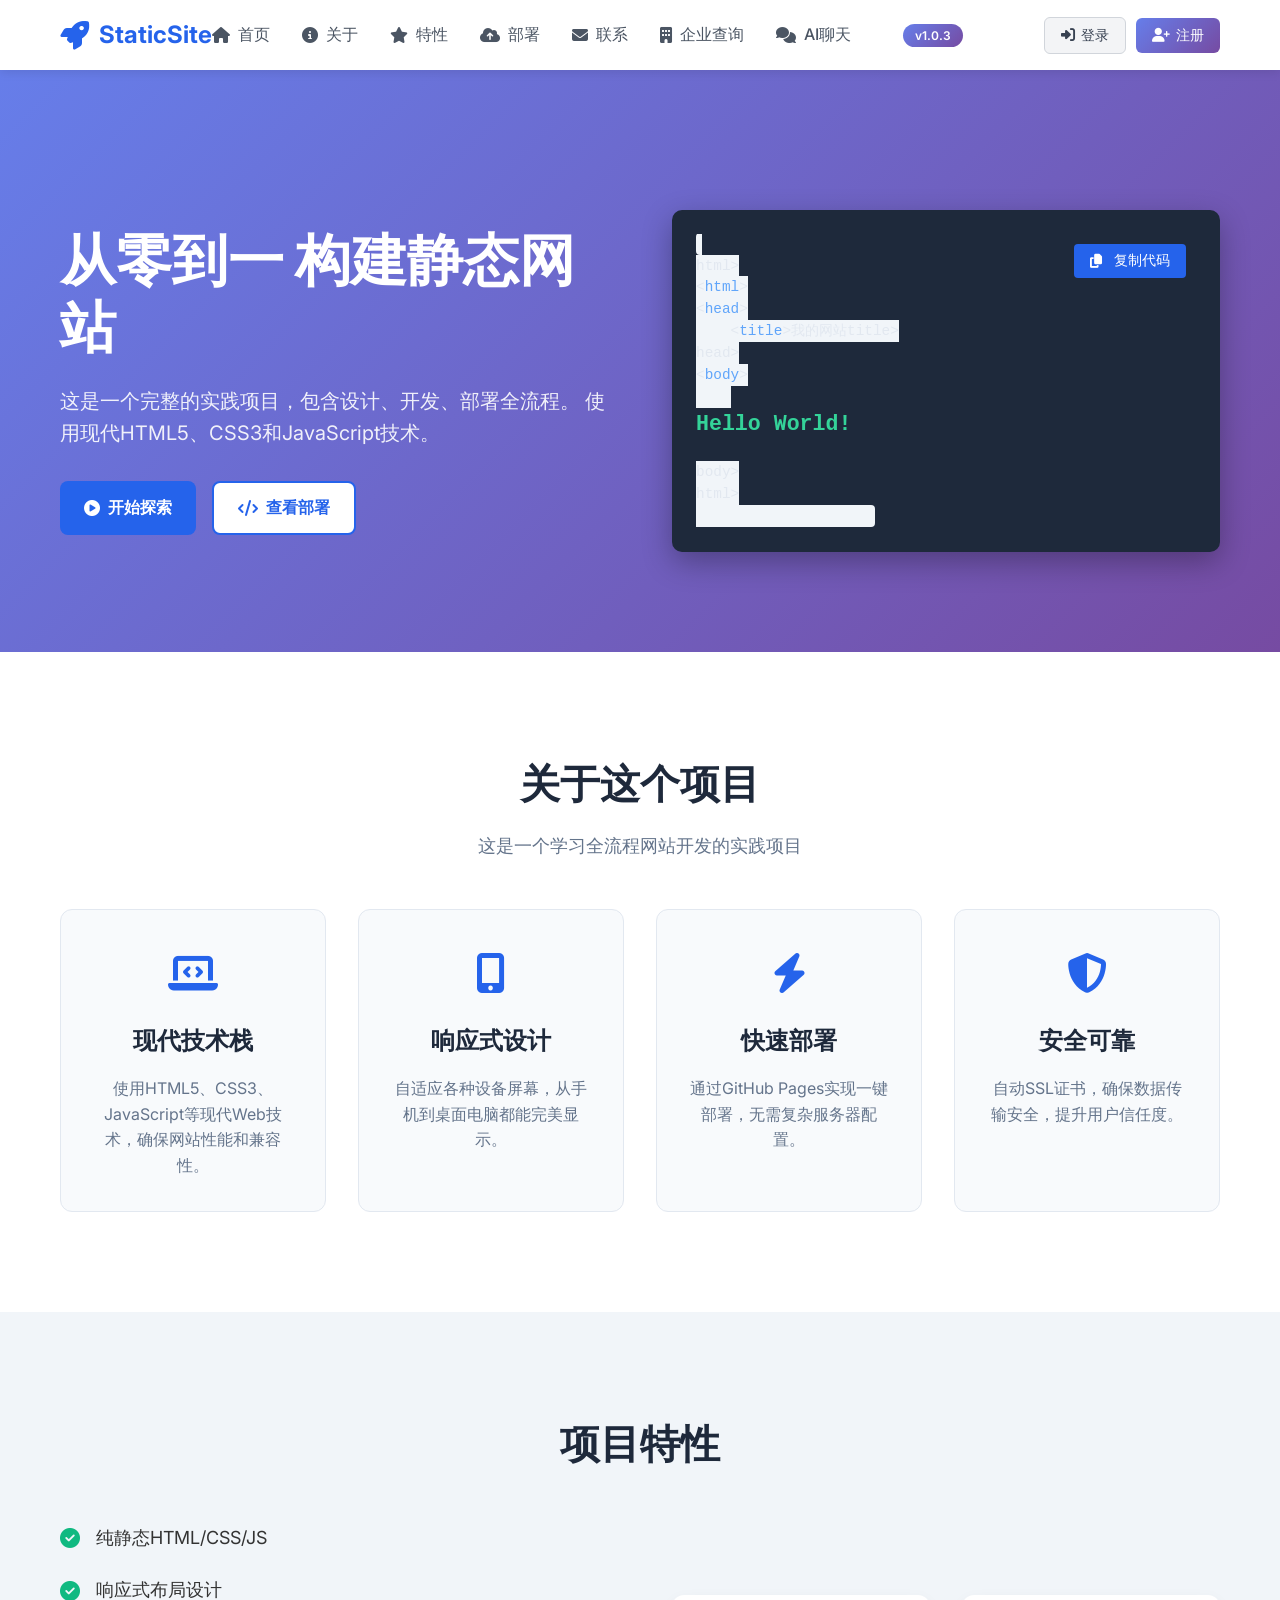
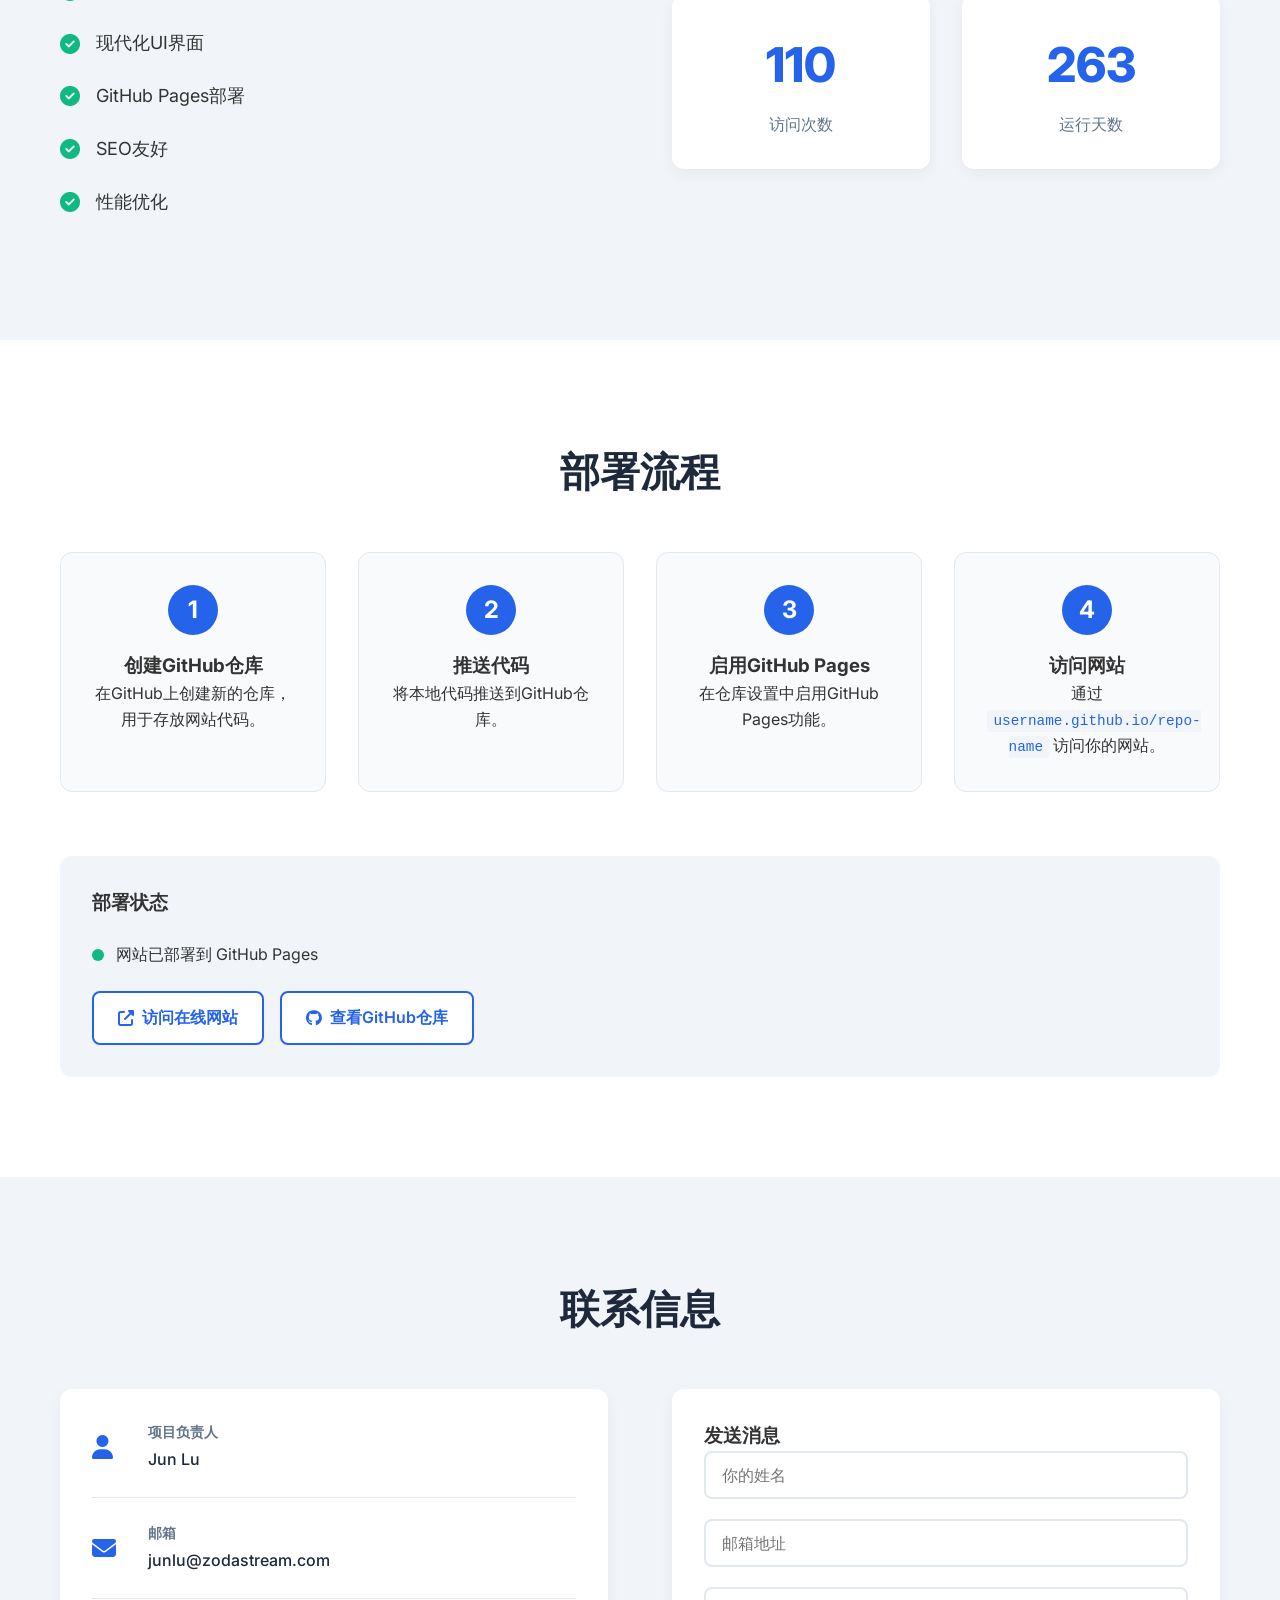
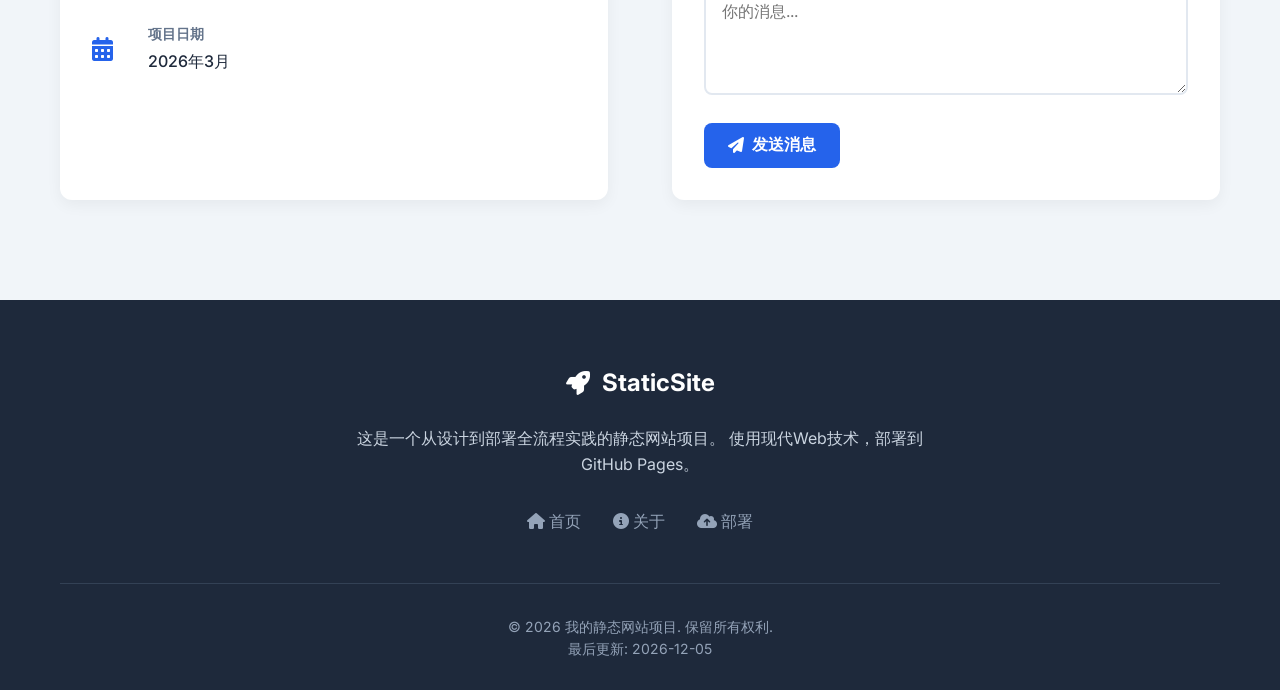
<file: index.html>
<!DOCTYPE html>
<html lang="zh-CN">
<head>
    <meta charset="UTF-8">
    <meta name="viewport" content="width=device-width, initial-scale=1.0">
    <title>我的第一个静态网站 | 全流程实践</title>
    <meta name="description" content="这是一个从设计到部署全流程实践的静态网站项目">
    <meta name="keywords" content="静态网站, GitHub Pages, HTML, CSS, JavaScript, 部署">
    <link rel="stylesheet" href="css/style.css">
    <link rel="stylesheet" href="css/auth.css">
    <link rel="stylesheet" href="https://cdnjs.cloudflare.com/ajax/libs/font-awesome/6.4.0/css/all.min.css">
    <link href="https://fonts.googleapis.com/css2?family=Inter:wght@300;400;500;600;700&display=swap" rel="stylesheet">
    <link rel="icon" type="image/x-icon" href="favicon.ico">
</head>
<body>
    <!-- 导航栏 -->
    <nav class="navbar">
        <div class="container">
            <a href="#" class="logo">
                <i class="fas fa-rocket"></i>
                <span>StaticSite</span>
            </a>
            <ul class="nav-links">
                <li><a href="#home"><i class="fas fa-home"></i> 首页</a></li>
                <li><a href="#about"><i class="fas fa-info-circle"></i> 关于</a></li>
                <li><a href="#features"><i class="fas fa-star"></i> 特性</a></li>
                <li><a href="#deploy"><i class="fas fa-cloud-upload-alt"></i> 部署</a></li>
                <li><a href="#contact"><i class="fas fa-envelope"></i> 联系</a></li>
                <li><a href="company-search.html"><i class="fas fa-building"></i> 企业查询</a></li>
                <li><a href="convo.html"><i class="fas fa-comments"></i> AI聊天</a></li>
                <li class="version-item" style="margin-left: 20px;">
                    <span class="version-badge" style="background: linear-gradient(135deg, #667eea 0%, #764ba2 100%); color: white; padding: 4px 12px; border-radius: 20px; font-size: 12px; font-weight: 600;">
                        v1.0.3
                    </span>
                </li>
            </ul>
            
            <!-- 认证按钮容器 -->
            <div class="auth-buttons" id="auth-container">
                <button id="login-btn" class="btn-auth-small btn-login">
                    <i class="fas fa-sign-in-alt"></i> 登录
                </button>
                <button id="register-btn" class="btn-auth-small btn-register">
                    <i class="fas fa-user-plus"></i> 注册
                </button>
            </div>
            
            <!-- 用户状态容器 -->
            <div class="user-status-display" id="user-status" style="display: none;">
                <div class="user-avatar-small" id="user-avatar">U</div>
                <div class="user-info-small">
                    <span class="user-name-small" id="user-name">用户</span>
                    <span class="user-status-small">已登录</span>
                </div>
                <button id="logout-btn" class="btn-logout-small">
                    <i class="fas fa-sign-out-alt"></i>
                </button>
            </div>
            
            <button class="menu-toggle">
                <i class="fas fa-bars"></i>
            </button>
        </div>
    </nav>

    <!-- 首页区域 -->
    <section id="home" class="hero">
        <div class="container">
            <div class="hero-content">
                <h1 class="hero-title">
                    <span class="highlight" style="color: white !important; background: none !important; -webkit-text-fill-color: white !important;">从零到一</span> 构建静态网站
                </h1>
                <p class="hero-subtitle">
                    这是一个完整的实践项目，包含设计、开发、部署全流程。
                    使用现代HTML5、CSS3和JavaScript技术。
                </p>
                <div class="hero-buttons">
                    <a href="#about" class="btn btn-primary">
                        <i class="fas fa-play-circle"></i> 开始探索
                    </a>
                    <a href="#deploy" class="btn btn-secondary">
                        <i class="fas fa-code"></i> 查看部署
                    </a>
                </div>
            </div>
            <div class="hero-image">
                <div class="code-preview">
                    <pre><code class="html">
&lt;!DOCTYPE html&gt;
&lt;html&gt;
&lt;head&gt;
    &lt;title&gt;我的网站&lt;/title&gt;
&lt;/head&gt;
&lt;body&gt;
    &lt;h1&gt;Hello World!&lt;/h1&gt;
&lt;/body&gt;
&lt;/html&gt;
                    </code></pre>
                </div>
            </div>
        </div>
    </section>

    <!-- 关于区域 -->
    <section id="about" class="about">
        <div class="container">
            <h2 class="section-title">关于这个项目</h2>
            <p class="section-subtitle">
                这是一个学习全流程网站开发的实践项目
            </p>
            <div class="about-grid">
                <div class="about-card">
                    <div class="about-icon">
                        <i class="fas fa-laptop-code"></i>
                    </div>
                    <h3>现代技术栈</h3>
                    <p>使用HTML5、CSS3、JavaScript等现代Web技术，确保网站性能和兼容性。</p>
                </div>
                <div class="about-card">
                    <div class="about-icon">
                        <i class="fas fa-mobile-alt"></i>
                    </div>
                    <h3>响应式设计</h3>
                    <p>自适应各种设备屏幕，从手机到桌面电脑都能完美显示。</p>
                </div>
                <div class="about-card">
                    <div class="about-icon">
                        <i class="fas fa-bolt"></i>
                    </div>
                    <h3>快速部署</h3>
                    <p>通过GitHub Pages实现一键部署，无需复杂服务器配置。</p>
                </div>
                <div class="about-card">
                    <div class="about-icon">
                        <i class="fas fa-shield-alt"></i>
                    </div>
                    <h3>安全可靠</h3>
                    <p>自动SSL证书，确保数据传输安全，提升用户信任度。</p>
                </div>
            </div>
        </div>
    </section>

    <!-- 特性区域 -->
    <section id="features" class="features">
        <div class="container">
            <h2 class="section-title">项目特性</h2>
            <div class="features-content">
                <div class="features-list">
                    <div class="feature-item">
                        <i class="fas fa-check-circle"></i>
                        <span>纯静态HTML/CSS/JS</span>
                    </div>
                    <div class="feature-item">
                        <i class="fas fa-check-circle"></i>
                        <span>响应式布局设计</span>
                    </div>
                    <div class="feature-item">
                        <i class="fas fa-check-circle"></i>
                        <span>现代化UI界面</span>
                    </div>
                    <div class="feature-item">
                        <i class="fas fa-check-circle"></i>
                        <span>GitHub Pages部署</span>
                    </div>
                    <div class="feature-item">
                        <i class="fas fa-check-circle"></i>
                        <span>SEO友好</span>
                    </div>
                    <div class="feature-item">
                        <i class="fas fa-check-circle"></i>
                        <span>性能优化</span>
                    </div>
                </div>
                <div class="features-stats">
                    <div class="stat-card">
                        <div class="stat-number" id="visitor-count">0</div>
                        <div class="stat-label">访问次数</div>
                    </div>
                    <div class="stat-card">
                        <div class="stat-number" id="uptime-days">0</div>
                        <div class="stat-label">运行天数</div>
                    </div>
                </div>
            </div>
        </div>
    </section>

    <!-- 部署区域 -->
    <section id="deploy" class="deploy">
        <div class="container">
            <h2 class="section-title">部署流程</h2>
            <div class="deploy-steps">
                <div class="step">
                    <div class="step-number">1</div>
                    <h3>创建GitHub仓库</h3>
                    <p>在GitHub上创建新的仓库，用于存放网站代码。</p>
                </div>
                <div class="step">
                    <div class="step-number">2</div>
                    <h3>推送代码</h3>
                    <p>将本地代码推送到GitHub仓库。</p>
                </div>
                <div class="step">
                    <div class="step-number">3</div>
                    <h3>启用GitHub Pages</h3>
                    <p>在仓库设置中启用GitHub Pages功能。</p>
                </div>
                <div class="step">
                    <div class="step-number">4</div>
                    <h3>访问网站</h3>
                    <p>通过 <code>username.github.io/repo-name</code> 访问你的网站。</p>
                </div>
            </div>
            <div class="deploy-info">
                <h3>部署状态</h3>
                <div class="status-indicator">
                    <span class="status-dot active"></span>
                    <span>网站已部署到 GitHub Pages</span>
                </div>
                <div class="deploy-links">
                    <a href="#" class="deploy-link" id="live-site-link">
                        <i class="fas fa-external-link-alt"></i> 访问在线网站
                    </a>
                    <a href="#" class="deploy-link" id="github-repo-link">
                        <i class="fab fa-github"></i> 查看GitHub仓库
                    </a>
                </div>
            </div>
        </div>
    </section>

    <!-- 联系区域 -->
    <section id="contact" class="contact">
        <div class="container">
            <h2 class="section-title">联系信息</h2>
            <div class="contact-content">
                <div class="contact-info">
                    <div class="contact-item">
                        <i class="fas fa-user"></i>
                        <div>
                            <h4>项目负责人</h4>
                            <p>Jun Lu</p>
                        </div>
                    </div>
                    <div class="contact-item">
                        <i class="fas fa-envelope"></i>
                        <div>
                            <h4>邮箱</h4>
                            <p>junlu@zodastream.com</p>
                        </div>
                    </div>
                    <div class="contact-item">
                        <i class="fas fa-calendar-alt"></i>
                        <div>
                            <h4>项目日期</h4>
                            <p>2026年3月</p>
                        </div>
                    </div>
                </div>
                <div class="contact-form">
                    <h3>发送消息</h3>
                    <form id="message-form">
                        <div class="form-group">
                            <input type="text" placeholder="你的姓名" required>
                        </div>
                        <div class="form-group">
                            <input type="email" placeholder="邮箱地址" required>
                        </div>
                        <div class="form-group">
                            <textarea placeholder="你的消息..." rows="4" required></textarea>
                        </div>
                        <button type="submit" class="btn btn-primary">
                            <i class="fas fa-paper-plane"></i> 发送消息
                        </button>
                    </form>
                </div>
            </div>
        </div>
    </section>

    <!-- 页脚 -->
    <footer class="footer">
        <div class="container">
            <div class="footer-content">
                <div class="footer-logo">
                    <i class="fas fa-rocket"></i>
                    <span>StaticSite</span>
                </div>
                <p class="footer-description">
                    这是一个从设计到部署全流程实践的静态网站项目。
                    使用现代Web技术，部署到GitHub Pages。
                </p>
                <div class="footer-links">
                    <a href="#home"><i class="fas fa-home"></i> 首页</a>
                    <a href="#about"><i class="fas fa-info-circle"></i> 关于</a>
                    <a href="#deploy"><i class="fas fa-cloud-upload-alt"></i> 部署</a>
                </div>
                <div class="footer-bottom">
                    <p>&copy; 2026 我的静态网站项目. 保留所有权利.</p>
                    <p>最后更新: <span id="last-update">2026-03-18</span></p>
                </div>
            </div>
        </div>
    </footer>

    <!-- 认证模态框 -->
    <div id="auth-modal" class="auth-modal">
        <div class="auth-container">
            <div class="auth-header">
                <h2>用户认证</h2>
                <button id="close-auth-modal" style="position: absolute; top: 20px; right: 20px; background: none; border: none; color: white; font-size: 1.5rem; cursor: pointer;">×</button>
            </div>
            
            <div class="auth-tabs">
                <button class="auth-tab active" id="login-tab">登录</button>
                <button class="auth-tab" id="register-tab">注册</button>
            </div>
            
            <div class="auth-content">
                <div id="auth-message" class="message"></div>
                
                <form id="login-form" class="auth-form active">
                    <div class="form-error error-message"></div>
                    
                    <div class="form-group">
                        <label for="login-username">用户名</label>
                        <input type="text" id="login-username" class="form-control" placeholder="请输入用户名" required>
                    </div>
                    
                    <div class="form-group">
                        <label for="login-password">密码</label>
                        <input type="password" id="login-password" class="form-control" placeholder="请输入8位密码" required>
                    </div>
                    
                    <button type="submit" class="btn-auth">登录</button>
                </form>
                
                <form id="register-form" class="auth-form">
                    <div class="form-error error-message"></div>
                    
                    <div class="form-group">
                        <label for="register-username">用户名</label>
                        <input type="text" id="register-username" class="form-control" placeholder="3-20位字母和数字" required>
                    </div>
                    
                    <div class="form-group">
                        <label for="register-password">密码</label>
                        <input type="password" id="register-password" class="form-control" placeholder="8位字母和数字组合" required>
                        
                        <!-- 密码强度指示器 -->
                        <div class="password-strength">
                            <div id="password-strength-bar" class="strength-bar"></div>
                        </div>
                        <div id="password-strength-text" class="strength-text"></div>
                        
                        <!-- 密码要求 -->
                        <div class="password-requirements">
                            <div class="requirement invalid">
                                <i class="fas fa-circle"></i> 至少包含一个字母
                            </div>
                            <div class="requirement invalid">
                                <i class="fas fa-circle"></i> 至少包含一个数字
                            </div>
                            <div class="requirement invalid">
                                <i class="fas fa-circle"></i> 必须是8位长度
                            </div>
                        </div>
                    </div>
                    
                    <div class="form-group">
                        <label for="register-confirm-password">确认密码</label>
                        <input type="password" id="register-confirm-password" class="form-control" placeholder="再次输入密码" required>
                    </div>
                    
                    <button type="submit" class="btn-auth">注册</button>
                </form>
                
                <div class="auth-footer">
                    <p>点击"注册"即表示同意我们的服务条款</p>
                </div>
            </div>
        </div>
    </div>

    <!-- JavaScript文件 -->
    <script src="js/script.js"></script>
    <script src="js/auth-fixed.js"></script>
</body>
</html>
</file>
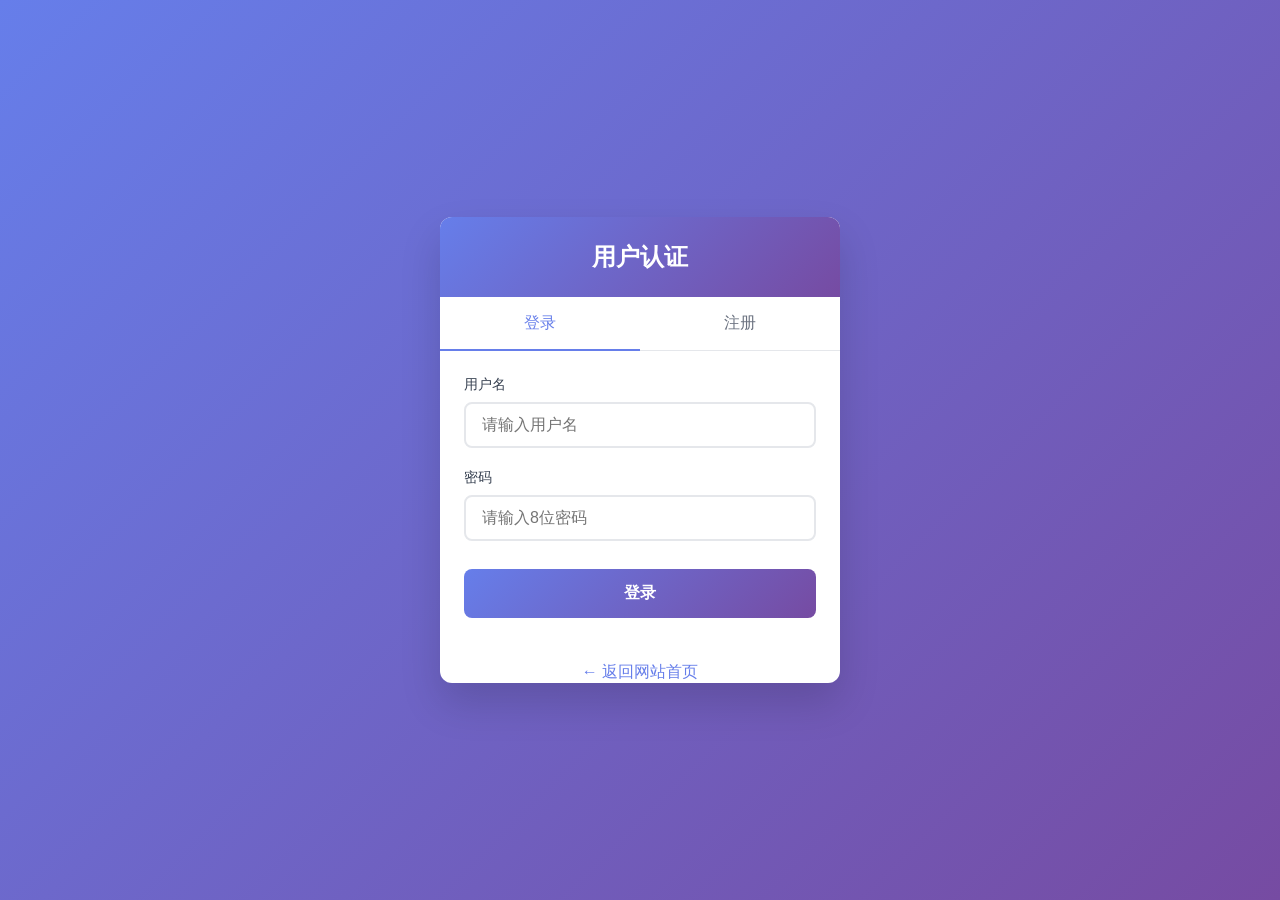
<file: auth-modal.html>
<!DOCTYPE html>
<html lang="zh-CN">
<head>
    <meta charset="UTF-8">
    <meta name="viewport" content="width=device-width, initial-scale=1.0">
    <title>用户认证 | 我的静态网站</title>
    <style>
        body {
            margin: 0;
            padding: 0;
            font-family: 'Inter', sans-serif;
            background: linear-gradient(135deg, #667eea 0%, #764ba2 100%);
            min-height: 100vh;
            display: flex;
            justify-content: center;
            align-items: center;
        }
        
        .auth-container {
            background: white;
            border-radius: 12px;
            box-shadow: 0 20px 40px rgba(0, 0, 0, 0.15);
            width: 90%;
            max-width: 400px;
            overflow: hidden;
        }
        
        .auth-header {
            background: linear-gradient(135deg, #667eea 0%, #764ba2 100%);
            color: white;
            padding: 24px;
            text-align: center;
        }
        
        .auth-header h2 {
            margin: 0;
            font-size: 1.5rem;
            font-weight: 600;
        }
        
        .auth-tabs {
            display: flex;
            border-bottom: 1px solid #e5e7eb;
        }
        
        .auth-tab {
            flex: 1;
            padding: 16px;
            background: none;
            border: none;
            font-size: 1rem;
            font-weight: 500;
            color: #6b7280;
            cursor: pointer;
            transition: all 0.2s;
            position: relative;
        }
        
        .auth-tab.active {
            color: #667eea;
        }
        
        .auth-tab.active::after {
            content: '';
            position: absolute;
            bottom: -1px;
            left: 0;
            right: 0;
            height: 2px;
            background-color: #667eea;
        }
        
        .auth-content {
            padding: 24px;
        }
        
        .auth-form {
            display: none;
        }
        
        .auth-form.active {
            display: block;
            animation: fadeIn 0.3s ease;
        }
        
        .form-group {
            margin-bottom: 20px;
        }
        
        .form-group label {
            display: block;
            margin-bottom: 8px;
            font-weight: 500;
            color: #374151;
            font-size: 0.9rem;
        }
        
        .form-control {
            width: 100%;
            padding: 12px 16px;
            border: 2px solid #e5e7eb;
            border-radius: 8px;
            font-size: 1rem;
            transition: all 0.2s;
            box-sizing: border-box;
        }
        
        .form-control:focus {
            outline: none;
            border-color: #667eea;
            box-shadow: 0 0 0 3px rgba(102, 126, 234, 0.1);
        }
        
        .btn-auth {
            width: 100%;
            padding: 14px;
            background: linear-gradient(135deg, #667eea 0%, #764ba2 100%);
            color: white;
            border: none;
            border-radius: 8px;
            font-size: 1rem;
            font-weight: 600;
            cursor: pointer;
            transition: all 0.2s;
            margin-top: 8px;
        }
        
        .btn-auth:hover {
            transform: translateY(-2px);
            box-shadow: 0 10px 20px rgba(102, 126, 234, 0.2);
        }
        
        .message {
            padding: 12px 16px;
            border-radius: 8px;
            margin-bottom: 20px;
            display: none;
        }
        
        .message.show {
            display: block;
        }
        
        .message.success {
            background-color: #d1fae5;
            color: #065f46;
            border: 1px solid #a7f3d0;
        }
        
        .message.error {
            background-color: #fee2e2;
            color: #991b1b;
            border: 1px solid #fecaca;
        }
        
        @keyframes fadeIn {
            from { opacity: 0; }
            to { opacity: 1; }
        }
        
        .back-link {
            text-align: center;
            margin-top: 20px;
        }
        
        .back-link a {
            color: #667eea;
            text-decoration: none;
        }
        
        .back-link a:hover {
            text-decoration: underline;
        }
    </style>
</head>
<body>
    <div class="auth-container">
        <div class="auth-header">
            <h2>用户认证</h2>
        </div>
        
        <div class="auth-tabs">
            <button class="auth-tab active" id="login-tab">登录</button>
            <button class="auth-tab" id="register-tab">注册</button>
        </div>
        
        <div class="auth-content">
            <div id="auth-message" class="message"></div>
            
            <form id="login-form" class="auth-form active">
                <div class="form-group">
                    <label for="login-username">用户名</label>
                    <input type="text" id="login-username" class="form-control" placeholder="请输入用户名" required>
                </div>
                
                <div class="form-group">
                    <label for="login-password">密码</label>
                    <input type="password" id="login-password" class="form-control" placeholder="请输入8位密码" required>
                </div>
                
                <button type="submit" class="btn-auth">登录</button>
            </form>
            
            <form id="register-form" class="auth-form">
                <div class="form-group">
                    <label for="register-username">用户名</label>
                    <input type="text" id="register-username" class="form-control" placeholder="3-20位字母和数字" required>
                </div>
                
                <div class="form-group">
                    <label for="register-password">密码</label>
                    <input type="password" id="register-password" class="form-control" placeholder="8位字母和数字组合" required>
                </div>
                
                <div class="form-group">
                    <label for="register-confirm-password">确认密码</label>
                    <input type="password" id="register-confirm-password" class="form-control" placeholder="再次输入密码" required>
                </div>
                
                <button type="submit" class="btn-auth">注册</button>
            </form>
        </div>
        
        <div class="back-link">
            <a href="index.html">← 返回网站首页</a>
        </div>
    </div>
    
    <script src="js/auth.js"></script>
    <script>
        // 简化版认证逻辑（用于独立页面）
        document.addEventListener('DOMContentLoaded', function() {
            const usersKey = 'openclaw_users';
            const currentUserKey = 'openclaw_current_user';
            
            // 初始化用户数据库
            if (!localStorage.getItem(usersKey)) {
                localStorage.setItem(usersKey, JSON.stringify([]));
            }
            
            // 标签切换
            const loginTab = document.getElementById('login-tab');
            const registerTab = document.getElementById('register-tab');
            const loginForm = document.getElementById('login-form');
            const registerForm = document.getElementById('register-form');
            const messageDiv = document.getElementById('auth-message');
            
            function switchTab(type) {
                if (type === 'login') {
                    loginTab.classList.add('active');
                    registerTab.classList.remove('active');
                    loginForm.classList.add('active');
                    registerForm.classList.remove('active');
                } else {
                    registerTab.classList.remove('active');
                    loginTab.classList.remove('active');
                    registerTab.classList.add('active');
                    loginForm.classList.remove('active');
                    registerForm.classList.add('active');
                }
            }
            
            loginTab.addEventListener('click', () => switchTab('login'));
            registerTab.addEventListener('click', () => switchTab('register'));
            
            // 显示消息
            function showMessage(message, type = 'success') {
                messageDiv.textContent = message;
                messageDiv.className = `message ${type} show`;
                
                setTimeout(() => {
                    messageDiv.classList.remove('show');
                }, 3000);
            }
            
            // 哈希函数
            function hashPassword(password) {
                let hash = 0;
                for (let i = 0; i < password.length; i++) {
                    const char = password.charCodeAt(i);
                    hash = ((hash << 5) - hash) + char;
                    hash = hash & hash;
                }
                return hash.toString(36);
            }
            
            // 验证用户名
            function validateUsername(username) {
                const usernameRegex = /^[a-zA-Z0-9]{3,20}$/;
                return usernameRegex.test(username);
            }
            
            // 验证密码
            function validatePassword(password) {
                const passwordRegex = /^(?=.*[a-zA-Z])(?=.*\d)[a-zA-Z\d]{8}$/;
                return passwordRegex.test(password);
            }
            
            // 登录表单提交
            loginForm.addEventListener('submit', function(e) {
                e.preventDefault();
                
                const username = document.getElementById('login-username').value.trim();
                const password = document.getElementById('login-password').value;
                
                const users = JSON.parse(localStorage.getItem(usersKey));
                const user = users.find(u => u.username === username);
                
                if (!user) {
                    showMessage('用户名或密码错误', 'error');
                    return;
                }
                
                if (user.password !== hashPassword(password)) {
                    showMessage('用户名或密码错误', 'error');
                    return;
                }
                
                // 登录成功
                localStorage.setItem(currentUserKey, JSON.stringify({
                    id: user.id,
                    username: user.username,
                    createdAt: user.createdAt
                }));
                
                showMessage('登录成功！正在跳转...', 'success');
                
                setTimeout(() => {
                    window.location.href = 'index.html';
                }, 1500);
            });
            
            // 注册表单提交
            registerForm.addEventListener('submit', function(e) {
                e.preventDefault();
                
                const username = document.getElementById('register-username').value.trim();
                const password = document.getElementById('register-password').value;
                const confirmPassword = document.getElementById('register-confirm-password').value;
                
                // 验证用户名
                if (!validateUsername(username)) {
                    showMessage('用户名只能包含字母和数字，长度3-20位', 'error');
                    return;
                }
                
                // 验证密码
                if (!validatePassword(password)) {
                    showMessage('密码必须是8位字母和数字组合', 'error');
                    return;
                }
                
                // 确认密码
                if (password !== confirmPassword) {
                    showMessage('两次输入的密码不一致', 'error');
                    return;
                }
                
                const users = JSON.parse(localStorage.getItem(usersKey));
                
                // 检查用户是否存在
                if (users.some(u => u.username === username)) {
                    showMessage('用户名已存在', 'error');
                    return;
                }
                
                // 创建新用户
                const newUser = {
                    id: Date.now().toString(36) + Math.random().toString(36).substr(2),
                    username: username,
                    password: hashPassword(password),
                    createdAt: new Date().toISOString(),
                    lastLogin: null
                };
                
                users.push(newUser);
                localStorage.setItem(usersKey, JSON.stringify(users));
                
                // 自动登录
                localStorage.setItem(currentUserKey, JSON.stringify({
                    id: newUser.id,
                    username: newUser.username,
                    createdAt: newUser.createdAt
                }));
                
                showMessage('注册成功！正在跳转...', 'success');
                
                setTimeout(() => {
                    window.location.href = 'index.html';
                }, 1500);
            });
        });
    </script>
</body>
</html>
</file>
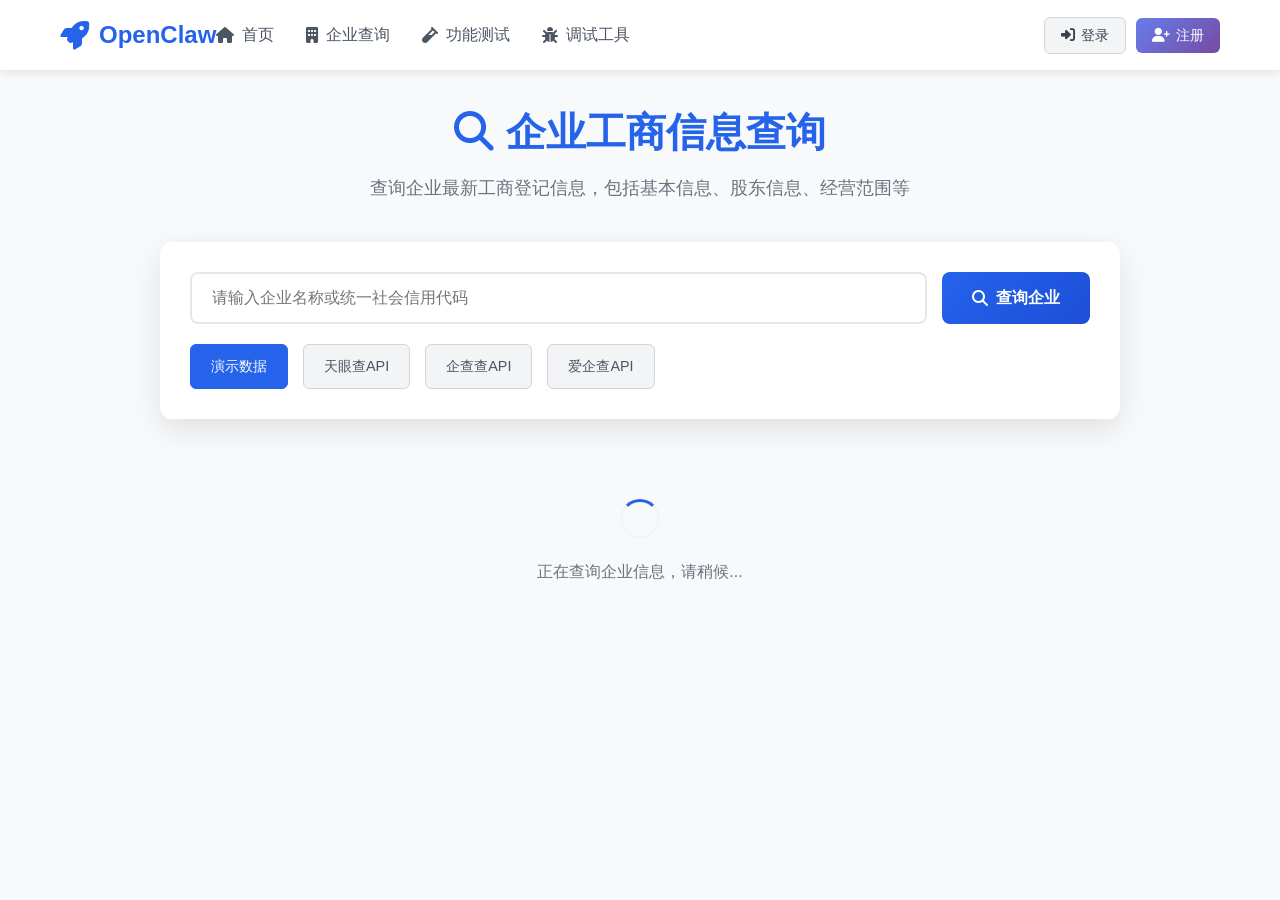
<file: company-search.html>
<!DOCTYPE html>
<html lang="zh-CN">
<head>
    <meta charset="UTF-8">
    <meta name="viewport" content="width=device-width, initial-scale=1.0">
    <title>企业工商信息查询 | openclaw.yookeer.com</title>
    <link rel="stylesheet" href="css/style.css">
    <link rel="stylesheet" href="css/auth.css">
    <link rel="stylesheet" href="https://cdnjs.cloudflare.com/ajax/libs/font-awesome/6.4.0/css/all.min.css">
    <style>
        .company-search-container {
            max-width: 1000px;
            margin: 100px auto 50px;
            padding: 0 20px;
        }
        
        .search-header {
            text-align: center;
            margin-bottom: 40px;
        }
        
        .search-header h1 {
            font-size: 2.5rem;
            color: #2563eb;
            margin-bottom: 10px;
        }
        
        .search-header p {
            color: #6b7280;
            font-size: 1.1rem;
        }
        
        .search-box {
            background: white;
            border-radius: 12px;
            padding: 30px;
            box-shadow: 0 10px 30px rgba(0,0,0,0.1);
            margin-bottom: 30px;
        }
        
        .search-form {
            display: flex;
            gap: 15px;
            margin-bottom: 20px;
        }
        
        .search-input {
            flex: 1;
            padding: 15px 20px;
            border: 2px solid #e5e7eb;
            border-radius: 8px;
            font-size: 1rem;
            transition: all 0.2s;
        }
        
        .search-input:focus {
            outline: none;
            border-color: #2563eb;
            box-shadow: 0 0 0 3px rgba(37, 99, 235, 0.1);
        }
        
        .search-btn {
            padding: 15px 30px;
            background: linear-gradient(135deg, #2563eb 0%, #1d4ed8 100%);
            color: white;
            border: none;
            border-radius: 8px;
            font-size: 1rem;
            font-weight: 600;
            cursor: pointer;
            transition: all 0.2s;
            display: flex;
            align-items: center;
            gap: 8px;
        }
        
        .search-btn:hover {
            transform: translateY(-2px);
            box-shadow: 0 10px 20px rgba(37, 99, 235, 0.2);
        }
        
        .data-sources {
            display: flex;
            gap: 15px;
            flex-wrap: wrap;
        }
        
        .source-btn {
            padding: 10px 20px;
            background: #f3f4f6;
            border: 1px solid #d1d5db;
            border-radius: 6px;
            color: #4b5563;
            cursor: pointer;
            transition: all 0.2s;
            font-size: 0.9rem;
        }
        
        .source-btn.active {
            background: #2563eb;
            color: white;
            border-color: #2563eb;
        }
        
        .source-btn:hover:not(.active) {
            background: #e5e7eb;
        }
        
        .result-container {
            background: white;
            border-radius: 12px;
            padding: 30px;
            box-shadow: 0 10px 30px rgba(0,0,0,0.1);
            display: none;
        }
        
        .result-container.show {
            display: block;
            animation: fadeIn 0.5s ease;
        }
        
        .result-header {
            display: flex;
            justify-content: space-between;
            align-items: center;
            margin-bottom: 30px;
            padding-bottom: 20px;
            border-bottom: 2px solid #f3f4f6;
        }
        
        .company-name {
            font-size: 1.8rem;
            color: #1f2937;
            font-weight: 600;
        }
        
        .company-status {
            padding: 6px 12px;
            background: #10b981;
            color: white;
            border-radius: 20px;
            font-size: 0.9rem;
            font-weight: 500;
        }
        
        .company-status.closed {
            background: #ef4444;
        }
        
        .company-status.revoked {
            background: #f59e0b;
        }
        
        .info-grid {
            display: grid;
            grid-template-columns: repeat(auto-fit, minmax(300px, 1fr));
            gap: 25px;
            margin-bottom: 30px;
        }
        
        .info-card {
            background: #f9fafb;
            border-radius: 8px;
            padding: 20px;
            border: 1px solid #e5e7eb;
        }
        
        .info-card h3 {
            color: #374151;
            margin-bottom: 15px;
            font-size: 1.1rem;
            display: flex;
            align-items: center;
            gap: 8px;
        }
        
        .info-item {
            margin-bottom: 12px;
            display: flex;
        }
        
        .info-label {
            width: 100px;
            color: #6b7280;
            font-size: 0.9rem;
            flex-shrink: 0;
        }
        
        .info-value {
            flex: 1;
            color: #1f2937;
            font-weight: 500;
        }
        
        .loading {
            text-align: center;
            padding: 50px;
            color: #6b7280;
        }
        
        .loading-spinner {
            width: 40px;
            height: 40px;
            border: 3px solid #f3f4f6;
            border-top: 3px solid #2563eb;
            border-radius: 50%;
            animation: spin 1s linear infinite;
            margin: 0 auto 20px;
        }
        
        .error-message {
            background: #fee2e2;
            color: #991b1b;
            padding: 20px;
            border-radius: 8px;
            margin: 20px 0;
            border: 1px solid #fecaca;
        }
        
        .api-note {
            background: #fef3c7;
            color: #92400e;
            padding: 15px;
            border-radius: 8px;
            margin-top: 30px;
            border: 1px solid #fde68a;
            font-size: 0.9rem;
        }
        
        @keyframes fadeIn {
            from { opacity: 0; transform: translateY(20px); }
            to { opacity: 1; transform: translateY(0); }
        }
        
        @keyframes spin {
            0% { transform: rotate(0deg); }
            100% { transform: rotate(360deg); }
        }
        
        @media (max-width: 768px) {
            .search-form {
                flex-direction: column;
            }
            
            .search-btn {
                width: 100%;
                justify-content: center;
            }
            
            .info-grid {
                grid-template-columns: 1fr;
            }
            
            .company-search-container {
                margin-top: 80px;
            }
        }
    </style>
</head>
<body>
    <!-- 导航栏（与主站一致） -->
    <nav class="navbar">
        <div class="container">
            <a href="index.html" class="logo">
                <i class="fas fa-rocket"></i>
                <span>OpenClaw</span>
            </a>
            <ul class="nav-links">
                <li><a href="index.html"><i class="fas fa-home"></i> 首页</a></li>
                <li><a href="company-search.html" class="active"><i class="fas fa-building"></i> 企业查询</a></li>
                <li><a href="test-auth.html"><i class="fas fa-vial"></i> 功能测试</a></li>
                <li><a href="debug-auth.html"><i class="fas fa-bug"></i> 调试工具</a></li>
            </ul>
            
            <!-- 认证按钮 -->
            <div class="auth-buttons" id="auth-container">
                <button id="login-btn" class="btn-auth-small btn-login">
                    <i class="fas fa-sign-in-alt"></i> 登录
                </button>
                <button id="register-btn" class="btn-auth-small btn-register">
                    <i class="fas fa-user-plus"></i> 注册
                </button>
            </div>
            
            <!-- 用户状态 -->
            <div class="user-status-display" id="user-status" style="display: none;">
                <div class="user-avatar-small" id="user-avatar">U</div>
                <div class="user-info-small">
                    <span class="user-name-small" id="user-name">用户</span>
                    <span class="user-status-small">已登录</span>
                </div>
                <button id="logout-btn" class="btn-logout-small">
                    <i class="fas fa-sign-out-alt"></i>
                </button>
            </div>
            
            <button class="menu-toggle">
                <i class="fas fa-bars"></i>
            </button>
        </div>
    </nav>

    <!-- 企业查询主内容 -->
    <div class="company-search-container">
        <div class="search-header">
            <h1><i class="fas fa-search"></i> 企业工商信息查询</h1>
            <p>查询企业最新工商登记信息，包括基本信息、股东信息、经营范围等</p>
        </div>
        
        <div class="search-box">
            <form id="company-search-form" class="search-form">
                <input type="text" 
                       id="company-input" 
                       class="search-input" 
                       placeholder="请输入企业名称或统一社会信用代码" 
                       required>
                <button type="submit" class="search-btn">
                    <i class="fas fa-search"></i> 查询企业
                </button>
            </form>
            
            <div class="data-sources">
                <div class="source-btn active" data-source="mock">演示数据</div>
                <div class="source-btn" data-source="tianyancha">天眼查API</div>
                <div class="source-btn" data-source="qichacha">企查查API</div>
                <div class="source-btn" data-source="aiqicha">爱企查API</div>
            </div>
        </div>
        
        <div id="loading" class="loading" style="display: none;">
            <div class="loading-spinner"></div>
            <p>正在查询企业信息，请稍候...</p>
        </div>
        
        <div id="result-container" class="result-container">
            <div class="result-header">
                <h2 class="company-name" id="result-company-name">阿里巴巴(中国)有限公司</h2>
                <span class="company-status" id="result-status">存续</span>
            </div>
            
            <div class="info-grid">
                <div class="info-card">
                    <h3><i class="fas fa-id-card"></i> 基本信息</h3>
                    <div class="info-item">
                        <div class="info-label">统一信用代码</div>
                        <div class="info-value" id="info-credit-code">91330100799655058B</div>
                    </div>
                    <div class="info-item">
                        <div class="info-label">法定代表人</div>
                        <div class="info-value" id="info-legal-person">张勇</div>
                    </div>
                    <div class="info-item">
                        <div class="info-label">注册资本</div>
                        <div class="info-value" id="info-reg-capital">100000万人民币</div>
                    </div>
                    <div class="info-item">
                        <div class="info-label">成立日期</div>
                        <div class="info-value" id="info-establish-date">2007-03-26</div>
                    </div>
                </div>
                
                <div class="info-card">
                    <h3><i class="fas fa-map-marker-alt"></i> 注册信息</h3>
                    <div class="info-item">
                        <div class="info-label">企业类型</div>
                        <div class="info-value" id="info-company-type">有限责任公司(台港澳法人独资)</div>
                    </div>
                    <div class="info-item">
                        <div class="info-label">行业</div>
                        <div class="info-value" id="info-industry">互联网和相关服务</div>
                    </div>
                    <div class="info-item">
                        <div class="info-label">注册地址</div>
                        <div class="info-value" id="info-address">浙江省杭州市余杭区五常街道文一西路969号</div>
                    </div>
                    <div class="info-item">
                        <div class="info-label">核准日期</div>
                        <div class="info-value" id="info-approve-date">2023-05-15</div>
                    </div>
                </div>
                
                <div class="info-card">
                    <h3><i class="fas fa-chart-line"></i> 经营信息</h3>
                    <div class="info-item">
                        <div class="info-label">经营范围</div>
                        <div class="info-value" id="info-business-scope">详见详情</div>
                    </div>
                    <div class="info-item">
                        <div class="info-label">登记机关</div>
                        <div class="info-value" id="info-reg-office">浙江省市场监督管理局</div>
                    </div>
                    <div class="info-item">
                        <div class="info-label">营业期限</div>
                        <div class="info-value" id="info-business-term">2007-03-26 至 长期</div>
                    </div>
                </div>
                
                <div class="info-card">
                    <h3><i class="fas fa-users"></i> 股东信息</h3>
                    <div class="info-item">
                        <div class="info-label">主要股东</div>
                        <div class="info-value" id="info-shareholders">Taobao China Holding Limited</div>
                    </div>
                    <div class="info-item">
                        <div class="info-label">股东类型</div>
                        <div class="info-value" id="info-shareholder-type">境外法人</div>
                    </div>
                </div>
            </div>
            
            <div class="api-note">
                <strong><i class="fas fa-info-circle"></i> 使用说明：</strong><br>
                当前显示的是演示数据。要获取真实企业信息，您需要：
                1. 申请天眼查/企查查API密钥
                2. 在代码中配置API密钥
                3. 启用相应的数据源
                <br>
                <a href="https://open.tianyancha.com" target="_blank">→ 申请天眼查API</a> |
                <a href="https://open.qichacha.com" target="_blank">→ 申请企查查API</a>
            </div>
        </div>
        
        <div id="error-message" class="error-message" style="display: none;">
            <strong><i class="fas fa-exclamation-triangle"></i> 查询失败</strong>
            <p id="error-text">企业信息查询失败，请稍后重试。</p>
        </div>
    </div>

    <!-- 认证模态框（与主站一致） -->
    <div id="auth-modal" class="auth-modal">
        <!-- 模态框内容与主站相同 -->
        <!-- 为节省篇幅，这里省略重复内容 -->
    </div>

    <script src="js/auth-fixed.js"></script>
    <script>
        // 企业查询功能
        document.addEventListener('DOMContentLoaded', function() {
            const searchForm = document.getElementById('company-search-form');
            const companyInput = document.getElementById('company-input');
            const resultContainer = document.getElementById('result-container');
            const loading = document.getElementById('loading');
            const errorMessage = document.getElementById('error-message');
            const sourceButtons = document.querySelectorAll('.source-btn');
            
            let currentSource = 'mock';
            
            // 数据源切换
            sourceButtons.forEach(btn => {
                btn.addEventListener('click', function() {
                    sourceButtons.forEach(b => b.classList.remove('active'));
                    this.classList.add('active');
                    currentSource = this.dataset.source;
                    
                    // 显示提示
                    if (currentSource !== 'mock') {
                        showMessage(`已切换到${getSourceName(currentSource)}，需要配置API密钥`, 'info');
                    }
                });
            });
            
            // 表单提交
            searchForm.addEventListener('submit', function(e) {
                e.preventDefault();
                
                const companyName = companyInput.value.trim();
                if (!companyName) {
                    showMessage('请输入企业名称', 'error');
                    return;
                }
                
                searchCompany(companyName);
            });
            
            // 搜索企业
            function searchCompany(companyName) {
                // 显示加载中
                loading.style.display = 'block';
                resultContainer.classList.remove('show');
                errorMessage.style.display = 'none';
                
                // 模拟API请求延迟
                setTimeout(() => {
                    const result = getMockCompanyData(companyName);
                    
                    loading.style.display = 'none';
                    
                    if (result.error) {
                        showError(result.error);
                    } else {
                        displayCompanyInfo(result);
                    }
                }, 1500);
            }
            
            // 获取模拟数据
            function getMockCompanyData(companyName) {
                // 这里应该调用真实API，目前返回模拟数据
                const mockData = {
                    name: companyName || '阿里巴巴(中国)有限公司',
                    creditCode: '91330100' + Math.random().toString(36).substr(2, 10).toUpperCase(),
                    legalPerson: getRandomChineseName(),
                    regCapital: getRandomCapital(),
                    establishDate: getRandomDate(),
                    status: Math.random() > 0.2 ? '存续' : '注销',
                    companyType: '有限责任公司',
                    industry: '互联网和相关服务',
                    address: '浙江省杭州市余杭区五常街道文一西路969号',
                    businessScope: '技术开发、技术服务、技术咨询、技术转让；计算机系统服务；数据处理；基础软件服务；应用软件服务；设计、制作、代理、发布广告；货物进出口、技术进出口、代理进出口。',
                    regOffice: '浙江省市场监督管理局',
                    businessTerm: '2007-03-26 至 长期',
                    shareholders: 'Taobao China Holding Limited',
                    shareholderType: '境外法人',
                    source: currentSource,
                    note: currentSource === 'mock' ? '演示数据，非真实信息' : '需要配置API密钥获取真实数据'
                };
                
                return mockData;
            }
            
            // 显示企业信息
            function displayCompanyInfo(data) {
                // 更新UI
                document.getElementById('result-company-name').textContent = data.name;
                document.getElementById('result-status').textContent = data.status;
                document.getElementById('result-status').className = `company-status ${data.status === '存续' ? '' : 'closed'}`;
                
                document.getElementById('info-credit-code').textContent = data.creditCode;
                document.getElementById('info-legal-person').textContent = data.legalPerson;
                document.getElementById('info-reg-capital').textContent = data.regCapital;
                document.getElementById('info-establish-date').textContent = data.establishDate;
                document.getElementById('info-company-type').textContent = data.companyType;
                document.getElementById('info-industry').textContent = data.industry;
                document.getElementById('info-address').textContent = data.address;
                document.getElementById('info-business-scope').textContent = data.businessScope.length > 50 ? 
                    data.businessScope.substring(0, 50) + '...' : data.businessScope;
                document.getElementById('info-reg-office').textContent = data.regOffice;
                document.getElementById('info-business-term').textContent = data.businessTerm;
                document.getElementById('info-shareholders').textContent = data.shareholders;
                document.getElementById('info-shareholder-type').textContent = data.shareholderType;
                
                // 显示结果容器
                resultContainer.classList.add('show');
                
                // 滚动到结果
                resultContainer.scrollIntoView({ behavior: 'smooth', block: 'start' });
            }
            
            // 显示错误
            function showError(message) {
                document.getElementById('error-text').textContent = message;
                errorMessage.style.display = 'block';
            }
            
            // 显示消息
            function showMessage(message, type = 'info') {
                const messageDiv = document.createElement('div');
                messageDiv.className = `message ${type} show`;
                messageDiv.innerHTML = `<strong>${type === 'error' ? '❌' : 'ℹ️'}</strong> ${message}`;
                messageDiv.style.position = 'fixed';
                messageDiv.style.top = '100px';
                messageDiv.style.right = '20px';
                messageDiv.style.zIndex = '10000';
                messageDiv.style.maxWidth = '300px';
                
                document.body.appendChild(messageDiv);
                
                setTimeout(() => {
                    messageDiv.remove();
                }, 3000);
            }
            
            // 辅助函数
            function getRandomChineseName() {
                const surnames = ['张', '王', '李', '赵', '刘', '陈', '杨', '黄', '周', '吴'];
                const givenNames = ['伟', '芳', '娜', '秀英', '敏', '静', '丽', '强', '磊', '军'];
                return surnames[Math.floor(Math.random() * surnames.length)] + 
                       givenNames[Math.floor(Math.random() * givenNames.length)];
            }
            
            function getRandomCapital() {
                const amounts = ['100万', '500万', '1000万', '5000万', '1亿', '10亿', '100亿'];
                return amounts[Math.floor(Math.random() * amounts.length)] + '人民币';
            }
            
            function getRandomDate() {
                const year = 2000 + Math.floor(Math.random() * 24);
                const month = String(Math.floor(Math.random() * 12) + 1).padStart(2, '0');
                const day = String(Math.floor(Math.random() * 28) + 1).padStart(2, '0');
                return `${year}-${month}-${day}`;
            }
            
            function getSourceName(source) {
                const names = {
                    'mock': '演示数据',
                    'tianyancha': '天眼查',
                    'qichacha': '企查查',
                    'aiqicha': '爱企查'
                };
                return names[source] || source;
            }
            
            // 初始加载示例数据
            searchCompany('阿里巴巴(中国)有限公司');
        });
    </script>
</body>
</html>
</file>
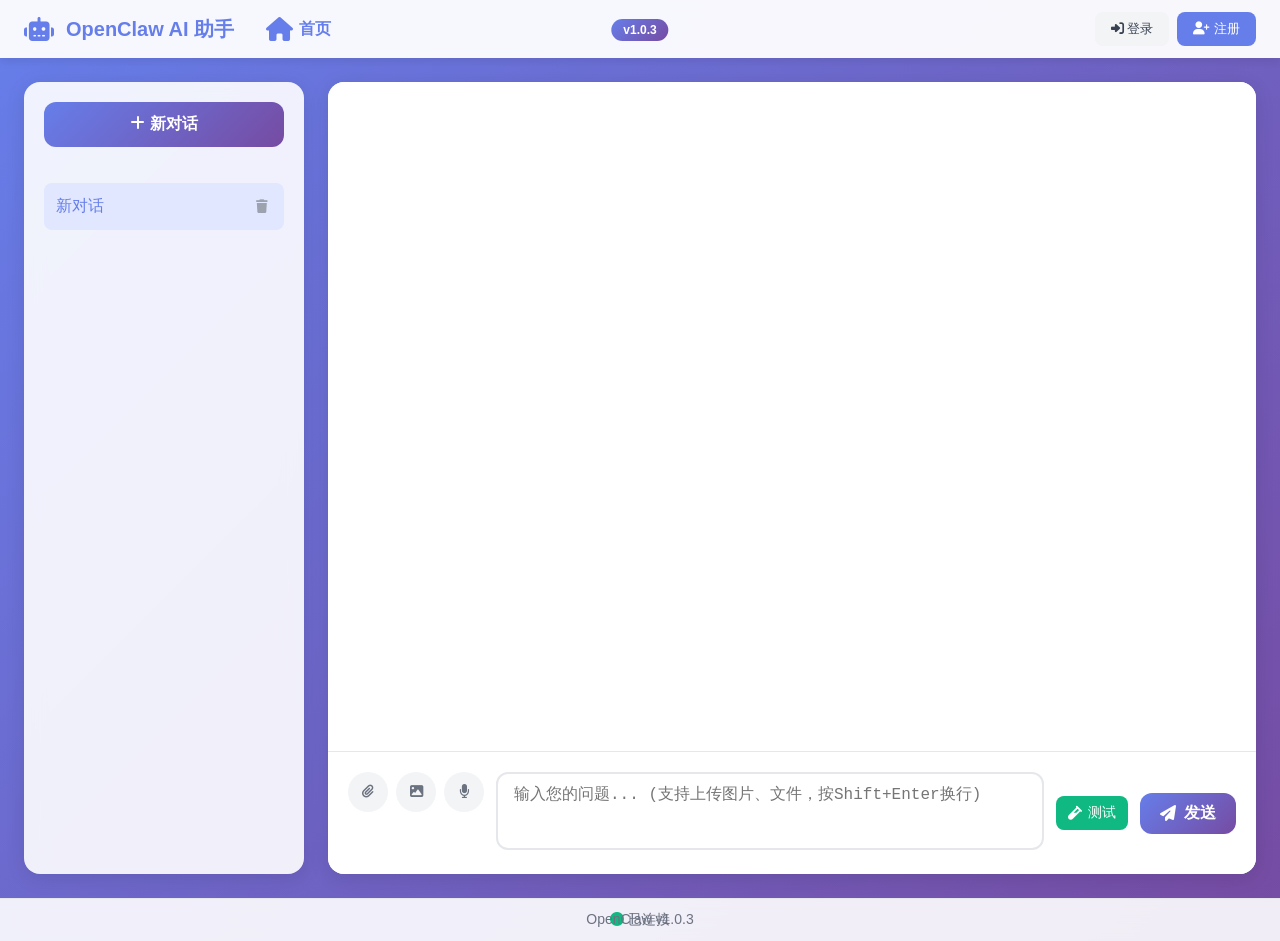
<file: convo.html>
<!DOCTYPE html>
<html lang="zh-CN">
<head>
    <meta charset="UTF-8">
    <meta name="viewport" content="width=device-width, initial-scale=1.0">
    <title>OpenClaw AI 助手</title>
    <link rel="stylesheet" href="https://cdnjs.cloudflare.com/ajax/libs/font-awesome/6.4.0/css/all.min.css">
    <style>
        :root {
            --primary-color: #667eea;
            --secondary-color: #764ba2;
            --text-color: #333;
            --light-bg: #f5f7fa;
            --border-color: #e5e7eb;
        }
        
        * {
            margin: 0;
            padding: 0;
            box-sizing: border-box;
        }
        
        body {
            font-family: -apple-system, BlinkMacSystemFont, 'Segoe UI', Roboto, sans-serif;
            background: linear-gradient(135deg, #667eea 0%, #764ba2 100%);
            min-height: 100vh;
            color: var(--text-color);
        }
        
        .top-navbar {
            background: rgba(255, 255, 255, 0.95);
            backdrop-filter: blur(10px);
            padding: 12px 24px;
            display: flex;
            justify-content: space-between;
            align-items: center;
            box-shadow: 0 2px 10px rgba(0, 0, 0, 0.1);
            position: sticky;
            top: 0;
            z-index: 1000;
        }
        
        .logo {
            display: flex;
            align-items: center;
            gap: 12px;
            font-size: 20px;
            font-weight: 600;
            color: var(--primary-color);
        }
        
        .logo i {
            font-size: 24px;
        }
        
        .version-info {
            position: absolute;
            left: 50%;
            transform: translateX(-50%);
        }
        
        .version-badge {
            background: linear-gradient(135deg, #667eea 0%, #764ba2 100%);
            color: white;
            padding: 4px 12px;
            border-radius: 20px;
            font-size: 12px;
            font-weight: 600;
        }
        
        .user-menu {
            display: flex;
            gap: 8px;
        }
        
        .login-btn, .register-btn {
            padding: 8px 16px;
            border-radius: 8px;
            border: none;
            cursor: pointer;
            font-weight: 500;
            transition: all 0.3s;
        }
        
        .login-btn {
            background: #f3f4f6;
            color: #374151;
        }
        
        .register-btn {
            background: var(--primary-color);
            color: white;
        }
        
        .main-container {
            display: flex;
            height: calc(100vh - 60px);
            padding: 24px;
            gap: 24px;
        }
        
        .left-sidebar {
            width: 280px;
            background: rgba(255, 255, 255, 0.9);
            backdrop-filter: blur(10px);
            border-radius: 16px;
            padding: 20px;
            box-shadow: 0 4px 20px rgba(0, 0, 0, 0.1);
            display: flex;
            flex-direction: column;
        }
        
        .new-chat-section {
            margin-bottom: 20px;
        }
        
        .new-chat-btn {
            width: 100%;
            padding: 12px;
            background: linear-gradient(135deg, var(--primary-color) 0%, var(--secondary-color) 100%);
            color: white;
            border: none;
            border-radius: 12px;
            font-size: 16px;
            font-weight: 600;
            cursor: pointer;
            transition: transform 0.3s;
        }
        
        .new-chat-btn:hover {
            transform: translateY(-2px);
        }
        
        .chat-list {
            flex: 1;
            overflow-y: auto;
            margin-top: 16px;
        }
        
        .chat-item {
            padding: 12px;
            border-radius: 8px;
            margin-bottom: 8px;
            cursor: pointer;
            transition: background 0.3s;
            display: flex;
            justify-content: space-between;
            align-items: center;
        }
        
        .chat-item:hover {
            background: #f3f4f6;
        }
        
        .chat-item.active {
            background: #e0e7ff;
            color: var(--primary-color);
        }
        
        .chat-item-title {
            flex: 1;
            white-space: nowrap;
            overflow: hidden;
            text-overflow: ellipsis;
        }
        
        .delete-chat-btn {
            background: none;
            border: none;
            color: #9ca3af;
            cursor: pointer;
            padding: 4px;
            border-radius: 4px;
        }
        
        .delete-chat-btn:hover {
            color: #ef4444;
            background: #fee2e2;
        }
        
        .chat-main {
            flex: 1;
            display: flex;
            flex-direction: column;
            background: rgba(255, 255, 255, 0.9);
            backdrop-filter: blur(10px);
            border-radius: 16px;
            overflow: hidden;
            box-shadow: 0 4px 20px rgba(0, 0, 0, 0.1);
        }
        
        .chat-messages {
            flex: 1;
            padding: 24px;
            overflow-y: auto;
            display: flex;
            flex-direction: column;
            gap: 12px;
            min-height: 300px;
            background: white;
        }
        
        .message {
            max-width: 80%;
            padding: 12px 16px;
            border-radius: 18px;
            position: relative;
            animation: fadeIn 0.3s ease;
            display: flex;
            flex-direction: column;
            margin-bottom: 16px;
        }
        
        @keyframes fadeIn {
            from { opacity: 0; transform: translateY(10px); }
            to { opacity: 1; transform: translateY(0); }
        }
        
        .user-message {
            align-self: flex-end;
            background: linear-gradient(135deg, var(--primary-color) 0%, var(--secondary-color) 100%);
            color: white;
            border-bottom-right-radius: 4px;
        }
        
        .assistant-message {
            align-self: flex-start;
            background: rgba(245, 247, 250, 0.9);
            color: #333;
            border-bottom-left-radius: 4px;
        }
        
        .message-content {
            margin-bottom: 4px;
        }
        
        .message-content p {
            line-height: 1.5;
            word-wrap: break-word;
        }
        
        .message-time {
            font-size: 11px;
            color: rgba(0, 0, 0, 0.5);
            text-align: right;
            margin-top: 4px;
        }
        
        .input-area {
            padding: 20px;
            background: white;
            border-top: 1px solid var(--border-color);
            display: flex;
            gap: 12px;
        }
        
        .upload-section {
            display: flex;
            gap: 8px;
        }
        
        .upload-btn, .image-btn, .voice-btn {
            width: 40px;
            height: 40px;
            border-radius: 50%;
            border: none;
            background: #f3f4f6;
            color: #6b7280;
            cursor: pointer;
            display: flex;
            align-items: center;
            justify-content: center;
            transition: background 0.3s;
        }
        
        .upload-btn:hover, .image-btn:hover, .voice-btn:hover {
            background: #e5e7eb;
        }
        
        .text-input-section {
            flex: 1;
        }
        
        #main-input {
            width: 100%;
            min-height: 40px;
            max-height: 120px;
            padding: 10px 16px;
            border: 2px solid var(--border-color);
            border-radius: 12px;
            font-size: 16px;
            resize: none;
            outline: none;
            transition: border-color 0.3s;
        }
        
        #main-input:focus {
            border-color: var(--primary-color);
        }
        
        .test-section {
            display: flex;
            align-items: center;
        }
        
        .test-btn {
            background: #10b981;
            color: white;
            border: none;
            padding: 8px 12px;
            border-radius: 8px;
            cursor: pointer;
            font-size: 14px;
            display: flex;
            align-items: center;
            gap: 6px;
            transition: background 0.3s;
        }
        
        .test-btn:hover {
            background: #0da271;
        }
        
        .send-section {
            display: flex;
            align-items: center;
        }
        
        .send-btn {
            background: linear-gradient(135deg, var(--primary-color) 0%, var(--secondary-color) 100%);
            color: white;
            border: none;
            padding: 10px 20px;
            border-radius: 12px;
            font-size: 16px;
            font-weight: 600;
            cursor: pointer;
            display: flex;
            align-items: center;
            gap: 8px;
            transition: transform 0.3s;
        }
        
        .send-btn:hover {
            transform: translateY(-2px);
        }
        
        .bottom-status {
            padding: 12px 24px;
            background: rgba(255, 255, 255, 0.9);
            backdrop-filter: blur(10px);
            border-top: 1px solid var(--border-color);
            text-align: center;
            font-size: 14px;
            color: #6b7280;
        }
        
        .modal {
            display: none;
            position: fixed;
            top: 0;
            left: 0;
            width: 100%;
            height: 100%;
            background: rgba(0, 0, 0, 0.5);
            z-index: 2000;
            align-items: center;
            justify-content: center;
        }
        
        .modal-content {
            background: white;
            padding: 32px;
            border-radius: 16px;
            width: 90%;
            max-width: 400px;
            box-shadow: 0 10px 40px rgba(0, 0, 0, 0.2);
        }
        
        .modal h2 {
            margin-bottom: 20px;
            color: var(--text-color);
        }
        
        .modal input {
            width: 100%;
            padding: 12px;
            margin-bottom: 16px;
            border: 2px solid var(--border-color);
            border-radius: 8px;
            font-size: 16px;
        }
        
        .modal button {
            width: 100%;
            padding: 12px;
            border: none;
            border-radius: 8px;
            font-size: 16px;
            font-weight: 600;
            cursor: pointer;
            margin-bottom: 8px;
        }
        
        .login-submit {
            background: var(--primary-color);
            color: white;
        }
        
        .register-submit {
            background: #10b981;
            color: white;
        }
        
        .close-modal {
            background: #f3f4f6;
            color: #6b7280;
        }
    </style>
</head>
<body>
    <header class="top-navbar">
        <div class="logo">
            <i class="fas fa-robot"></i>
            <span>OpenClaw AI 助手</span>
            <a href="/" class="home-link" style="margin-left: 20px; font-size: 16px; color: #667eea; text-decoration: none; display: flex; align-items: center; gap: 6px;">
                <i class="fas fa-home"></i>
                首页
            </a>
        </div>
        <div class="version-info">
            <span class="version-badge">
                v1.0.3
            </span>
        </div>
        <div class="user-menu">
            <button class="login-btn" onclick="showLoginModal()">
                <i class="fas fa-sign-in-alt"></i>
                登录
            </button>
            <button class="register-btn" onclick="showRegisterModal()">
                <i class="fas fa-user-plus"></i>
                注册
            </button>
        </div>
    </header>

    <div class="main-container">
        <aside class="left-sidebar">
            <div class="new-chat-section">
                <button class="new-chat-btn" onclick="startNewChat()">
                    <i class="fas fa-plus"></i>
                    新对话
                </button>
            </div>
            
            <div class="chat-list" id="chat-list">
                <!-- 聊天历史列表 -->
            </div>
        </aside>

        <main class="chat-main">
            <div class="chat-messages" id="chat-messages">
                <!-- 聊天消息显示区域 -->
            </div>

            <div class="input-area">
                <div class="upload-section">
                    <button class="upload-btn" onclick="openFileUpload()" title="上传文件">
                        <i class="fas fa-paperclip"></i>
                    </button>
                    <button class="image-btn" onclick="openImageUpload()" title="上传图片">
                        <i class="fas fa-image"></i>
                    </button>
                    <button class="voice-btn" onclick="toggleVoiceInput()" title="语音输入">
                        <i class="fas fa-microphone"></i>
                    </button>
                    <input type="file" id="file-upload" multiple style="display: none;">
                    <input type="file" id="image-upload" accept="image/*" style="display: none;">
                </div>

                <div class="text-input-section">
                    <textarea 
                        id="main-input" 
                        placeholder="输入您的问题... (支持上传图片、文件，按Shift+Enter换行)"
                        rows="3"
                        onkeydown="handleInputKeydown(event)"
                    ></textarea>
                    
                    <div class="attachments-preview" id="attachments-preview"></div>
                </div>

                <div class="test-section">
                    <button class="test-btn" onclick="testMessageDisplay()" title="测试消息显示">
                        <i class="fas fa-vial"></i>
                        测试
                    </button>
                </div>

                <div class="send-section">
                    <button class="send-btn" onclick="sendMessage()" id="send-btn">
                        <i class="fas fa-paper-plane"></i>
                        <span>发送</span>
                    </button>
                </div>
            </div>
        </main>
    </div>

    <footer class="bottom-status">
        <div class="status-info">
            <span class="connection-status" id="connection-status">
                <i class="fas fa-circle" style="color: #10b981;"></i>
                已连接
            </span>
            <span class="version-info">OpenClaw v1.0.3</span>
        </div></｜DSML｜invoke>
</｜DSML｜function_calls>
    </footer>

    <!-- 登录模态框 -->
    <div class="modal" id="login-modal">
        <div class="modal-content">
            <h2>登录</h2>
            <input type="text" id="login-username" placeholder="用户名">
            <input type="password" id="login-password" placeholder="密码">
            <button class="login-submit" onclick="login()">登录</button>
            <button class="close-modal" onclick="closeLoginModal()">取消</button>
        </div>
    </div>

    <!-- 注册模态框 -->
    <div class="modal" id="register-modal">
        <div class="modal-content">
            <h2>注册</h2>
            <input type="text" id="register-username" placeholder="用户名">
            <input type="password" id="register-password" placeholder="密码">
            <input type="password" id="register-confirm" placeholder="确认密码">
            <button class="register-submit" onclick="register()">注册</button>
            <button class="close-modal" onclick="closeRegisterModal()">取消</button>
        </div>
    </div>

    <script>
        // 聊天管理器
        class ChatManager {
            constructor() {
                this.chats = this.loadChats();
                this.currentChatId = null;
                console.log('🚀 ChatManager 初始化完成');
                console.log(`📊 加载聊天记录: ${this.chats.length} 个`);
                
                // 立即检查消息容器
                this.ensureMessageContainer();
            }
            
            ensureMessageContainer() {
                console.log('🔍 确保消息容器存在...');
                
                // 检查消息容器
                let messagesContainer = document.getElementById('chat-messages');
                
                if (!messagesContainer) {
                    console.log('❌ 消息容器不存在，尝试修复...');
                    
                    // 尝试通过类名查找
                    messagesContainer = document.querySelector('.chat-messages');
                    
                    if (!messagesContainer) {
                        console.log('🆕 创建新的消息容器...');
                        
                        // 创建新的容器
                        const chatMain = document.querySelector('.chat-main');
                        if (chatMain) {
                            messagesContainer = document.createElement('div');
                            messagesContainer.id = 'chat-messages';
                            messagesContainer.className = 'chat-messages';
                            messagesContainer.style.cssText = `
                                flex: 1;
                                padding: 24px;
                                overflow-y: auto;
                                display: flex;
                                flex-direction: column;
                                gap: 12px;
                                min-height: 300px;
                                background: white;
                                border-radius: 8px;
                                border: 2px solid #10b981;
                            `;
                            
                            // 插入到合适的位置
                            const inputArea = chatMain.querySelector('.input-area');
                            if (inputArea) {
                                chatMain.insertBefore(messagesContainer, inputArea);
                            } else {
                                chatMain.appendChild(messagesContainer);
                            }
                            
                            console.log('✅ 新的消息容器已创建');
                        } else {
                            console.log('❌ 找不到主聊天区域');
                        }
                    } else {
                        console.log('✅ 通过类名找到消息容器');
                    }
                } else {
                    console.log('✅ 消息容器已存在');
                }
                
                return messagesContainer;
            }
            
            loadChats() {
                try {
                    const chatsJson = localStorage.getItem('openclaw_chats');
                    return chatsJson ? JSON.parse(chatsJson) : [];
                } catch (error) {
                    console.error('加载聊天记录失败:', error);
                    return [];
                }
            }
            
            saveChats() {
                try {
                    localStorage.setItem('openclaw_chats', JSON.stringify(this.chats));
                } catch (error) {
                    console.error('保存聊天记录失败:', error);
                }
            }
            
            startNewChat() {
                const chatId = `chat_${Date.now()}_${Math.random().toString(36).substr(2, 9)}`;
                const newChat = {
                    id: chatId,
                    title: '新对话',
                    messages: [],
                    createdAt: new Date().toISOString(),
                    updatedAt: new Date().toISOString()
                };
                
                this.chats.unshift(newChat);
                this.currentChatId = chatId;
                this.saveChats();
                
                console.log('🆕 创建新聊天:', chatId);
                this.renderChatList();
                this.clearChatMessages();
                
                return chatId;
            }
            
            renderChatList() {
                const chatList = document.getElementById('chat-list');
                if (!chatList) {
                    console.log('❌ 找不到聊天列表容器');
                    return;
                }
                
                chatList.innerHTML = '';
                
                this.chats.forEach(chat => {
                    const chatItem = document.createElement('div');
                    chatItem.className = `chat-item ${chat.id === this.currentChatId ? 'active' : ''}`;
                    chatItem.innerHTML = `
                        <span class="chat-item-title">${chat.title}</span>
                        <button class="delete-chat-btn" onclick="deleteChat('${chat.id}')" title="删除">
                            <i class="fas fa-trash"></i>
                        </button>
                    `;
                    
                    chatItem.onclick = () => this.loadChat(chat.id);
                    chatList.appendChild(chatItem);
                });
                
                console.log(`✅ 渲染聊天列表: ${this.chats.length} 个聊天`);
            }
            
            loadChat(chatId) {
                const chat = this.chats.find(c => c.id === chatId);
                if (!chat) {
                    console.log(`❌ 找不到聊天: ${chatId}`);
                    return;
                }
                
                this.currentChatId = chatId;
                console.log(`📂 加载聊天: ${chat.title} (${chat.messages.length} 条消息)`);
                this.renderChatMessages(chat.messages);
                this.renderChatList();
            }
            
            renderChatMessages(messages) {
                console.log('🎨 renderChatMessages 被调用，消息数量:', messages.length);
                
                // 使用修复的容器查找
                const messagesContainer = this.ensureMessageContainer();
                if (!messagesContainer) {
                    console.log('❌ 无法找到或创建消息容器');
                    return;
                }
                
                console.log('✅ 找到/创建消息容器');
                
                // 检查容器可见性
                const rect = messagesContainer.getBoundingClientRect();
                console.log(`📏 容器尺寸: ${rect.width}x${rect.height}`);
                console.log(`📍 容器位置: top=${rect.top}, left=${rect.left}`);
                console.log(`👁️ 容器可见: ${rect.width > 0 && rect.height > 0 ? '是' : '否'}`);
                
                // 确保容器可见
                messagesContainer.style.display = 'flex';
                messagesContainer.style.flexDirection = 'column';
                messagesContainer.style.visibility = 'visible';
                messagesContainer.style.opacity = '1';
                
                messagesContainer.innerHTML = '';
                
                if (messages.length === 0) {
                    console.log('📭 没有消息需要渲染');
                    return;
                }
                
                messages.forEach((message, index) => {
                    console.log(`📄 渲染消息 ${index + 1}:`, message.content.substring(0, 30) + '...');
                    
                    const messageElement = document.createElement('div');
                    messageElement.className = `message ${message.role}-message`;
                    
                    const timeStr = this.formatTime(message.timestamp, true);
                    
                    messageElement.innerHTML = `
                        <div class="message-content">
                            <p>${this.formatMessageContent(message.content)}</p>
                        </div>
                        <div class="message-time">${timeStr}</div>
                    `;
                    
                    console.log(`✅ 消息 ${index + 1} HTML:`, messageElement.innerHTML);
                    messagesContainer.appendChild(messageElement);
                });
                
                // 检查渲染结果
                const renderedMessages = messagesContainer.querySelectorAll('.message');
                console.log(`📊 实际渲染消息数量: ${renderedMessages.length}`);
                
                if (renderedMessages.length === messages.length) {
                    console.log('✅ 所有消息成功渲染到主界面');
                } else {
                    console.log(`❌ 消息渲染不匹配: 应有 ${messages.length} 条, 实际 ${renderedMessages.length} 条`);
                }
                
                messagesContainer.scrollTop = messagesContainer.scrollHeight;
                console.log('🎯 消息渲染完成，已滚动到底部');
            }
            
            clearChatMessages() {
                const messagesContainer = document.getElementById('chat-messages');
                if (messagesContainer) {
                    messagesContainer.innerHTML = '';
                    console.log('🧹 清空消息容器');
                }
            }
            
            sendMessageFromInput() {
                const input = document.getElementById('main-input');
                const content = input.value.trim();
                
                if (!content) {
                    console.log('⚠️ 消息内容为空');
                    return;
                }
                
                console.log('📤 发送消息:', content);
                
                if (!this.currentChatId) {
                    console.log('🆕 没有当前聊天，创建新聊天');
                    this.startNewChat();
                }
                
                const chat = this.chats.find(c => c.id === this.currentChatId);
                if (!chat) {
                    console.log('❌ 找不到当前聊天');
                    return;
                }
                
                const userMessage = {
                    id: `msg_${Date.now()}_${Math.random().toString(36).substr(2, 9)}`,
                    role: 'user',
                    content: content,
                    timestamp: new Date().toISOString()
                };
                
                chat.messages.push(userMessage);
                chat.updatedAt = new Date().toISOString();
                chat.title = content.substring(0, 30) + (content.length > 30 ? '...' : '');
                
                console.log('✅ 用户消息已添加到聊天');
                this.saveChats();
                
                // 清空输入框
                input.value = '';
                
                // 渲染用户消息
                this.renderChatMessages(chat.messages);
                this.renderChatList();
                
                // 模拟AI回复
                setTimeout(() => {
                    console.log('🤖 生成AI回复...');
                    
                    const assistantMessage = {
                        id: `msg_${Date.now()}_${Math.random().toString(36).substr(2, 9)}`,
                        role: 'assistant',
                        content: '这是AI回复。聊天消息显示功能已修复！',
                        timestamp: new Date().toISOString()
                    };
                    
                    chat.messages.push(assistantMessage);
                    chat.updatedAt = new Date().toISOString();
                    
                    console.log('✅ AI回复已添加');
                    this.saveChats();
                    this.renderChatMessages(chat.messages);
                    this.renderChatList();
                }, 1000);
            }
            
            formatTime(timestamp, showSeconds = false) {
                try {
                    const date = new Date(timestamp);
                    if (showSeconds) {
                        return date.toLocaleTimeString('zh-CN', { 
                            hour: '2-digit', 
                            minute: '2-digit',
                            second: '2-digit'
                        });
                    }
                    return date.toLocaleTimeString('zh-CN', { 
                        hour: '2-digit', 
                        minute: '2-digit'
                    });
                } catch (error) {
                    return '刚刚';
                }
            }
            
            formatMessageContent(content) {
                return content
                    .replace(/</g, '&lt;')
                    .replace(/>/g, '&gt;')
                    .replace(/\n/g, '<br>');
            }
        }
        
        // 全局变量
        let chatManager = null;
        
        // 初始化
        function init() {
            console.log('🏁 开始初始化...');
            chatManager = new ChatManager();
            
            // 如果有聊天，加载第一个
            if (chatManager.chats.length > 0) {
                chatManager.loadChat(chatManager.chats[0].id);
            } else {
                // 创建一个初始聊天
                chatManager.startNewChat();
            }
            
            console.log('✅ 初始化完成');
        }
        
        // 发送消息
        function sendMessage() {
            if (!chatManager) {
                console.log('❌ chatManager 未初始化');
                return;
            }
            chatManager.sendMessageFromInput();
        }
        
        // 测试消息显示
        function testMessageDisplay() {
            console.log('🧪 开始测试消息显示...');
            
            if (!chatManager.currentChatId) {
                console.log('🆕 创建测试聊天');
                chatManager.startNewChat();
            }
            
            const chat = chatManager.chats.find(c => c.id === chatManager.currentChatId);
            if (!chat) {
                console.log('❌ 找不到测试聊天');
                return;
            }
            
            console.log('✅ 找到测试聊天:', chat.title);
            
            // 添加测试消息
            const testMessages = [
                {
                    id: `test_msg_${Date.now()}_1`,
                    role: 'user',
                    content: '这是测试用户消息',
                    timestamp: new Date().toISOString()
                },
                {
                    id: `test_msg_${Date.now()}_2`,
                    role: 'assistant',
                    content: '这是测试AI回复，消息显示应该正常工作！',
                    timestamp: new Date().toISOString()
                }
            ];
            
            // 清空现有消息
            chat.messages = [];
            
            // 添加测试消息
            testMessages.forEach(msg => {
                chat.messages.push(msg);
                console.log('📤 添加测试消息:', msg.content);
            });
            
            chat.updatedAt = new Date().toISOString();
            chatManager.saveChats();
            
            // 渲染消息
            console.log('🎨 渲染测试消息...');
            chatManager.renderChatMessages(chat.messages);
            chatManager.renderChatList();
            
            console.log('✅ 测试完成，请查看页面');
            alert('测试完成！请查看聊天区域是否显示测试消息。');
        }
        
        // 删除聊天
        function deleteChat(chatId) {
            if (!confirm('确定要删除这个聊天吗？')) {
                return;
            }
            
            const index = chatManager.chats.findIndex(c => c.id === chatId);
            if (index !== -1) {
                chatManager.chats.splice(index, 1);
                chatManager.saveChats();
                
                if (chatManager.currentChatId === chatId) {
                    chatManager.currentChatId = null;
                    chatManager.clearChatMessages();
                }
                
                chatManager.renderChatList();
                console.log(`🗑️ 删除聊天: ${chatId}`);
            }
        }
        
        // 开始新聊天
        function startNewChat() {
            if (chatManager) {
                chatManager.startNewChat();
            }
        }
        
        // 输入框按键处理
        function handleInputKeydown(event) {
            if (event.key === 'Enter' && !event.shiftKey) {
                event.preventDefault();
                sendMessage();
            }
        }
        
        // 认证系统
        function showLoginModal() {
            document.getElementById('login-modal').style.display = 'flex';
        }
        
        function closeLoginModal() {
            document.getElementById('login-modal').style.display = 'none';
        }
        
        function showRegisterModal() {
            document.getElementById('register-modal').style.display = 'flex';
        }
        
        function closeRegisterModal() {
            document.getElementById('register-modal').style.display = 'none';
        }
        
        function login() {
            const username = document.getElementById('login-username').value;
            const password = document.getElementById('login-password').value;
            
            if (!username || !password) {
                alert('请输入用户名和密码');
                return;
            }
            
            // 简单的认证逻辑
            const users = JSON.parse(localStorage.getItem('openclaw_users') || '[]');
            const user = users.find(u => u.username === username && u.password === password);
            
            if (user) {
                localStorage.setItem('openclaw_current_user', JSON.stringify(user));
                alert('登录成功！');
                closeLoginModal();
            } else {
                alert('用户名或密码错误');
            }
        }
        
        function register() {
            const username = document.getElementById('register-username').value;
            const password = document.getElementById('register-password').value;
            const confirm = document.getElementById('register-confirm').value;
            
            if (!username || !password || !confirm) {
                alert('请填写所有字段');
                return;
            }
            
            if (password !== confirm) {
                alert('两次输入的密码不一致');
                return;
            }
            
            const users = JSON.parse(localStorage.getItem('openclaw_users') || '[]');
            
            if (users.some(u => u.username === username)) {
                alert('用户名已存在');
                return;
            }
            
            const newUser = {
                username,
                password,
                createdAt: new Date().toISOString()
            };
            
            users.push(newUser);
            localStorage.setItem('openclaw_users', JSON.stringify(users));
            localStorage.setItem('openclaw_current_user', JSON.stringify(newUser));
            
            alert('注册成功！');
            closeRegisterModal();
        }
        
        // 页面加载完成后初始化
        document.addEventListener('DOMContentLoaded', function() {
            console.log('📄 DOM加载完成');
            
            // 首先检查关键元素是否存在
            console.log('🔍 检查关键元素...');
            const elements = [
                'chat-messages',
                'main-input',
                'chat-list'
            ];
            
            elements.forEach(id => {
                const element = document.getElementById(id);
                if (element) {
                    console.log(`✅ 找到元素: #${id}`);
                } else {
                    console.log(`❌ 未找到元素: #${id}`);
                }
            });
            
            // 如果消息容器不存在，创建它
            if (!document.getElementById('chat-messages')) {
                console.log('🆕 创建消息容器...');
                const chatMain = document.querySelector('.chat-main');
                if (chatMain) {
                    const container = document.createElement('div');
                    container.id = 'chat-messages';
                    container.className = 'chat-messages';
                    container.style.cssText = `
                        flex: 1;
                        padding: 24px;
                        overflow-y: auto;
                        display: flex;
                        flex-direction: column;
                        gap: 12px;
                        min-height: 300px;
                        background: white;
                        border-radius: 8px;
                        border: 1px solid #e5e7eb;
                    `;
                    
                    const inputArea = chatMain.querySelector('.input-area');
                    if (inputArea) {
                        chatMain.insertBefore(container, inputArea);
                    } else {
                        chatMain.appendChild(container);
                    }
                    console.log('✅ 消息容器已创建');
                }
            }
            
            setTimeout(init, 100);
        });
    </script>
</body>
</html>
</file>
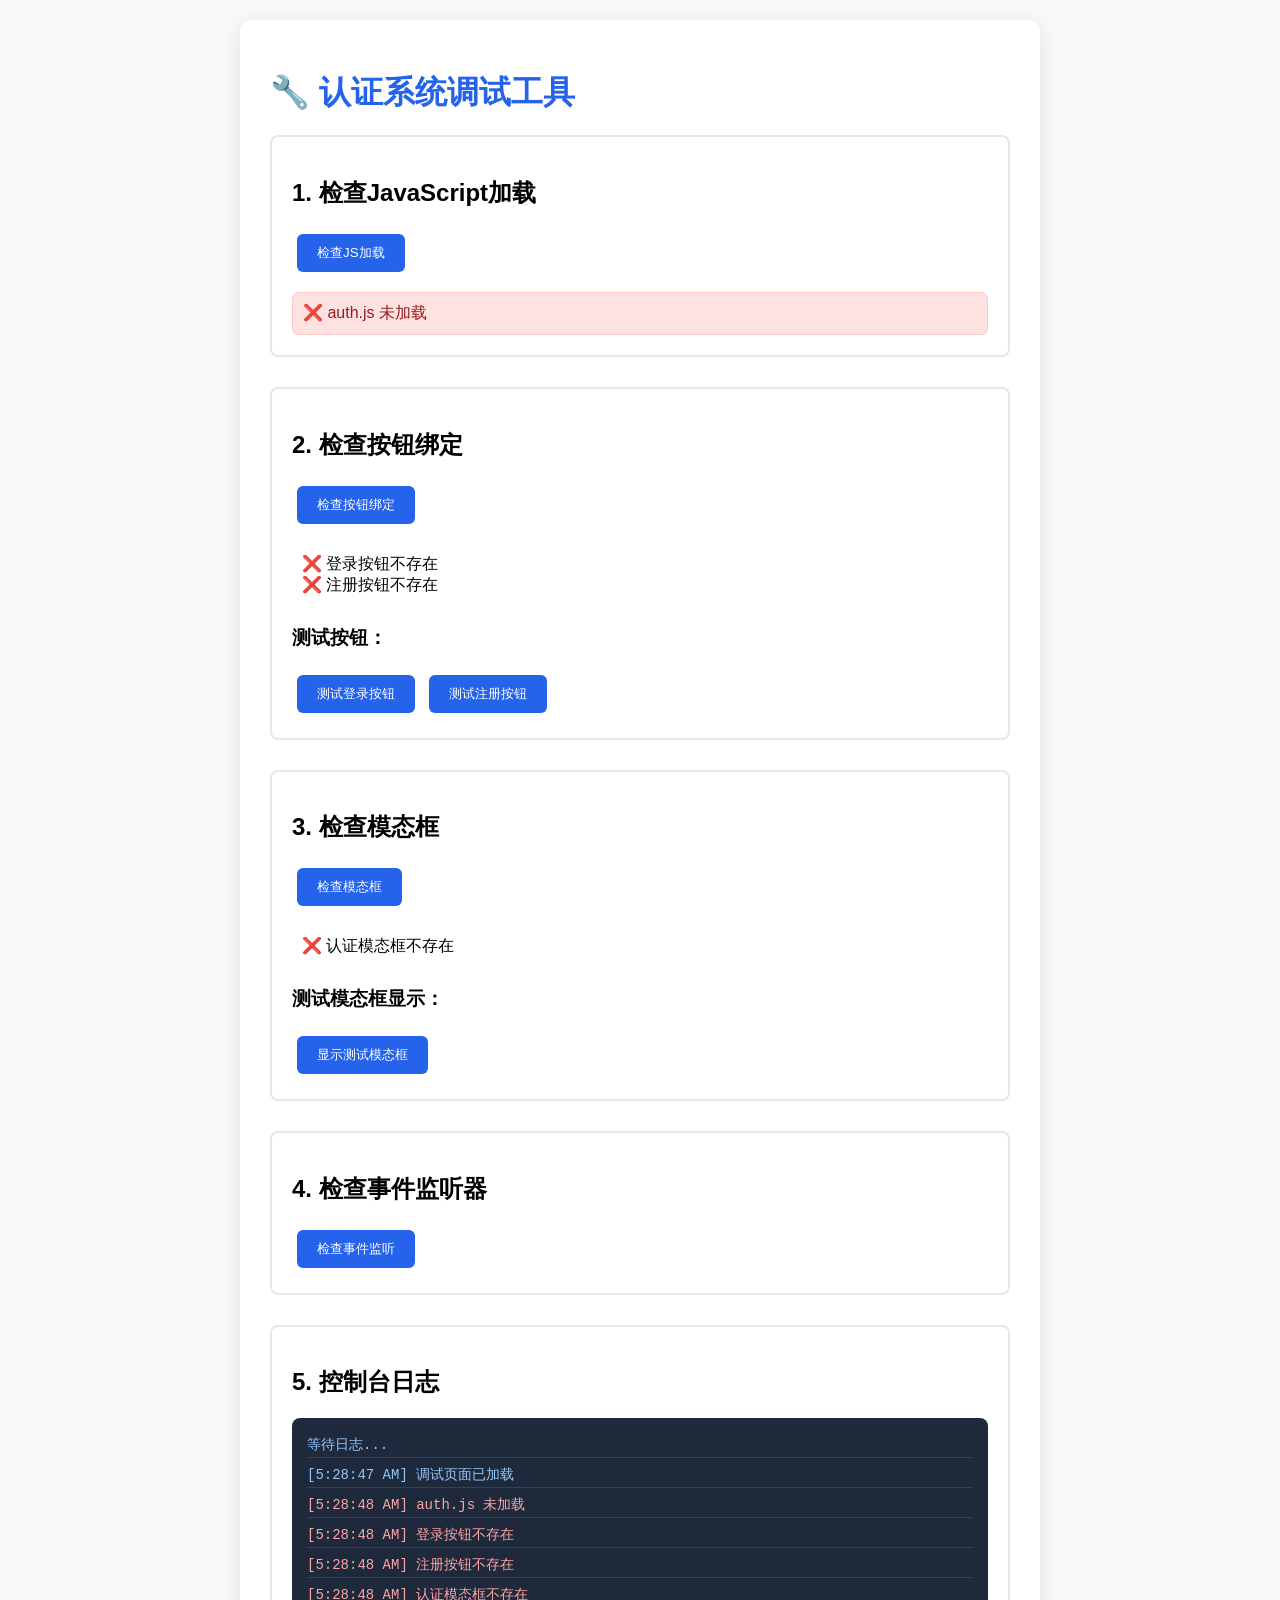
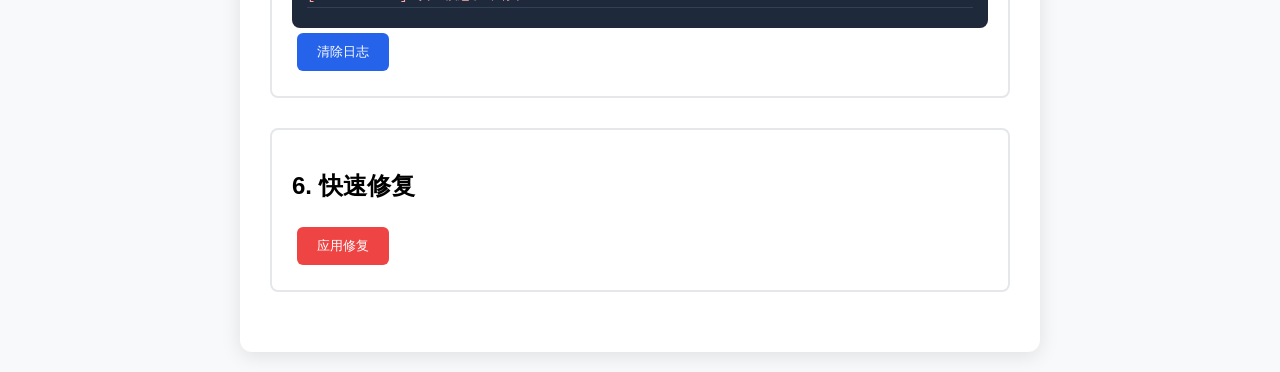
<file: debug-auth.html>
<!DOCTYPE html>
<html lang="zh-CN">
<head>
    <meta charset="UTF-8">
    <meta name="viewport" content="width=device-width, initial-scale=1.0">
    <title>认证系统调试页面</title>
    <style>
        body {
            font-family: 'Inter', sans-serif;
            max-width: 800px;
            margin: 0 auto;
            padding: 20px;
            background: #f8f9fa;
        }
        
        .debug-container {
            background: white;
            border-radius: 12px;
            padding: 30px;
            box-shadow: 0 4px 20px rgba(0,0,0,0.1);
        }
        
        h1 {
            color: #2563eb;
            margin-bottom: 20px;
        }
        
        .section {
            margin-bottom: 30px;
            padding: 20px;
            border: 2px solid #e5e7eb;
            border-radius: 8px;
        }
        
        .test-button {
            padding: 10px 20px;
            background: #2563eb;
            color: white;
            border: none;
            border-radius: 6px;
            cursor: pointer;
            font-weight: 500;
            margin: 5px;
        }
        
        .result {
            margin-top: 15px;
            padding: 10px;
            border-radius: 6px;
            display: none;
        }
        
        .result.show {
            display: block;
        }
        
        .result.success {
            background: #d1fae5;
            color: #065f46;
            border: 1px solid #a7f3d0;
        }
        
        .result.error {
            background: #fee2e2;
            color: #991b1b;
            border: 1px solid #fecaca;
        }
        
        .log {
            background: #1e293b;
            color: #e2e8f0;
            padding: 15px;
            border-radius: 8px;
            font-family: monospace;
            font-size: 14px;
            max-height: 300px;
            overflow-y: auto;
            margin-top: 10px;
        }
        
        .log-item {
            margin-bottom: 5px;
            padding: 3px 0;
            border-bottom: 1px solid #334155;
        }
        
        .log-item.error {
            color: #fca5a5;
        }
        
        .log-item.success {
            color: #86efac;
        }
        
        .log-item.info {
            color: #93c5fd;
        }
    </style>
</head>
<body>
    <div class="debug-container">
        <h1>🔧 认证系统调试工具</h1>
        
        <div class="section">
            <h2>1. 检查JavaScript加载</h2>
            <button onclick="checkJavascript()" class="test-button">检查JS加载</button>
            <div id="js-check" class="result"></div>
        </div>
        
        <div class="section">
            <h2>2. 检查按钮绑定</h2>
            <button onclick="checkButtons()" class="test-button">检查按钮绑定</button>
            <div id="button-check" class="result"></div>
            
            <h3>测试按钮：</h3>
            <button id="test-login-btn" class="test-button">测试登录按钮</button>
            <button id="test-register-btn" class="test-button">测试注册按钮</button>
        </div>
        
        <div class="section">
            <h2>3. 检查模态框</h2>
            <button onclick="checkModal()" class="test-button">检查模态框</button>
            <div id="modal-check" class="result"></div>
            
            <h3>测试模态框显示：</h3>
            <button onclick="showTestModal()" class="test-button">显示测试模态框</button>
        </div>
        
        <div class="section">
            <h2>4. 检查事件监听器</h2>
            <button onclick="checkEventListeners()" class="test-button">检查事件监听</button>
            <div id="event-check" class="result"></div>
        </div>
        
        <div class="section">
            <h2>5. 控制台日志</h2>
            <div id="console-log" class="log">
                <div class="log-item info">等待日志...</div>
            </div>
            <button onclick="clearLog()" class="test-button">清除日志</button>
        </div>
        
        <div class="section">
            <h2>6. 快速修复</h2>
            <button onclick="applyFix()" class="test-button" style="background: #ef4444; color: white;">应用修复</button>
            <div id="fix-result" class="result"></div>
        </div>
    </div>
    
    <!-- 测试模态框 -->
    <div id="test-modal" style="display: none; position: fixed; top: 0; left: 0; width: 100%; height: 100%; background: rgba(0,0,0,0.7); z-index: 1000; justify-content: center; align-items: center;">
        <div style="background: white; padding: 30px; border-radius: 12px; max-width: 400px;">
            <h2>测试模态框</h2>
            <p>如果这个模态框能显示，说明模态框功能正常。</p>
            <button onclick="document.getElementById('test-modal').style.display = 'none'" class="test-button">关闭</button>
        </div>
    </div>
    
    <script>
        // 日志系统
        const logContainer = document.getElementById('console-log');
        
        function log(message, type = 'info') {
            const logItem = document.createElement('div');
            logItem.className = `log-item ${type}`;
            logItem.textContent = `[${new Date().toLocaleTimeString()}] ${message}`;
            logContainer.appendChild(logItem);
            logContainer.scrollTop = logContainer.scrollHeight;
        }
        
        function clearLog() {
            logContainer.innerHTML = '<div class="log-item info">日志已清除</div>';
        }
        
        // 检查JavaScript加载
        function checkJavascript() {
            const resultDiv = document.getElementById('js-check');
            resultDiv.innerHTML = '';
            resultDiv.className = 'result';
            
            try {
                // 检查auth.js是否加载
                const scripts = document.getElementsByTagName('script');
                let authJsLoaded = false;
                
                for (let script of scripts) {
                    if (script.src && script.src.includes('auth.js')) {
                        authJsLoaded = true;
                        break;
                    }
                }
                
                if (authJsLoaded) {
                    resultDiv.innerHTML = '✅ auth.js 已加载';
                    resultDiv.className = 'result success show';
                    log('auth.js 已加载', 'success');
                } else {
                    resultDiv.innerHTML = '❌ auth.js 未加载';
                    resultDiv.className = 'result error show';
                    log('auth.js 未加载', 'error');
                }
            } catch (error) {
                resultDiv.innerHTML = `❌ 检查失败: ${error.message}`;
                resultDiv.className = 'result error show';
                log(`JS检查失败: ${error.message}`, 'error');
            }
        }
        
        // 检查按钮绑定
        function checkButtons() {
            const resultDiv = document.getElementById('button-check');
            resultDiv.innerHTML = '';
            resultDiv.className = 'result';
            
            try {
                // 检查主页面按钮
                const loginBtn = document.getElementById('login-btn');
                const registerBtn = document.getElementById('register-btn');
                
                let result = '';
                
                if (loginBtn) {
                    result += '✅ 登录按钮存在<br>';
                    log('登录按钮存在', 'success');
                    
                    // 测试点击事件
                    const testLoginBtn = document.getElementById('test-login-btn');
                    if (testLoginBtn) {
                        testLoginBtn.onclick = function() {
                            log('测试登录按钮被点击');
                            if (typeof window.authSystem !== 'undefined') {
                                window.authSystem.showModal('login');
                                log('调用 authSystem.showModal("login")', 'success');
                            } else {
                                log('authSystem 未定义', 'error');
                            }
                        };
                    }
                } else {
                    result += '❌ 登录按钮不存在<br>';
                    log('登录按钮不存在', 'error');
                }
                
                if (registerBtn) {
                    result += '✅ 注册按钮存在<br>';
                    log('注册按钮存在', 'success');
                    
                    // 测试点击事件
                    const testRegisterBtn = document.getElementById('test-register-btn');
                    if (testRegisterBtn) {
                        testRegisterBtn.onclick = function() {
                            log('测试注册按钮被点击');
                            if (typeof window.authSystem !== 'undefined') {
                                window.authSystem.showModal('register');
                                log('调用 authSystem.showModal("register")', 'success');
                            } else {
                                log('authSystem 未定义', 'error');
                            }
                        };
                    }
                } else {
                    result += '❌ 注册按钮不存在<br>';
                    log('注册按钮不存在', 'error');
                }
                
                resultDiv.innerHTML = result;
                resultDiv.className = 'result show';
                
            } catch (error) {
                resultDiv.innerHTML = `❌ 检查失败: ${error.message}`;
                resultDiv.className = 'result error show';
                log(`按钮检查失败: ${error.message}`, 'error');
            }
        }
        
        // 检查模态框
        function checkModal() {
            const resultDiv = document.getElementById('modal-check');
            resultDiv.innerHTML = '';
            resultDiv.className = 'result';
            
            try {
                const modal = document.getElementById('auth-modal');
                
                if (modal) {
                    resultDiv.innerHTML = '✅ 认证模态框存在<br>';
                    log('认证模态框存在', 'success');
                    
                    // 检查CSS类
                    if (modal.classList.contains('auth-modal')) {
                        resultDiv.innerHTML += '✅ 模态框CSS类正确<br>';
                        log('模态框CSS类正确', 'success');
                    } else {
                        resultDiv.innerHTML += '❌ 模态框CSS类错误<br>';
                        log('模态框CSS类错误', 'error');
                    }
                    
                    // 检查显示状态
                    const isVisible = modal.classList.contains('active') || 
                                     modal.style.display === 'flex' || 
                                     modal.style.display === '';
                    
                    resultDiv.innerHTML += `模态框显示状态: ${isVisible ? '显示' : '隐藏'}<br>`;
                    log(`模态框显示状态: ${isVisible ? '显示' : '隐藏'}`);
                    
                } else {
                    resultDiv.innerHTML = '❌ 认证模态框不存在';
                    resultDiv.className = 'result error show';
                    log('认证模态框不存在', 'error');
                }
                
                resultDiv.className = 'result show';
                
            } catch (error) {
                resultDiv.innerHTML = `❌ 检查失败: ${error.message}`;
                resultDiv.className = 'result error show';
                log(`模态框检查失败: ${error.message}`, 'error');
            }
        }
        
        // 检查事件监听器
        function checkEventListeners() {
            const resultDiv = document.getElementById('event-check');
            resultDiv.innerHTML = '';
            resultDiv.className = 'result';
            
            try {
                // 获取事件监听器（注意：这只能获取通过addEventListener添加的）
                const loginBtn = document.getElementById('login-btn');
                const registerBtn = document.getElementById('register-btn');
                
                let result = '';
                
                if (loginBtn) {
                    // 尝试触发点击
                    const clickEvent = new MouseEvent('click', {
                        view: window,
                        bubbles: true,
                        cancelable: true
                    });
                    
                    // 保存原始onclick
                    const originalOnClick = loginBtn.onclick;
                    
                    let clicked = false;
                    loginBtn.onclick = function() {
                        clicked = true;
                        if (originalOnClick) originalOnClick.call(this);
                    };
                    
                    loginBtn.dispatchEvent(clickEvent);
                    
                    setTimeout(() => {
                        if (clicked) {
                            result += '✅ 登录按钮点击事件有效<br>';
                            log('登录按钮点击事件有效', 'success');
                        } else {
                            result += '❌ 登录按钮点击事件无效<br>';
                            log('登录按钮点击事件无效', 'error');
                        }
                        
                        // 恢复原始onclick
                        loginBtn.onclick = originalOnClick;
                        
                        resultDiv.innerHTML = result;
                        resultDiv.className = 'result show';
                    }, 100);
                }
                
                if (registerBtn) {
                    // 类似检查注册按钮
                    result += '注册按钮检查...<br>';
                }
                
            } catch (error) {
                resultDiv.innerHTML = `❌ 检查失败: ${error.message}`;
                resultDiv.className = 'result error show';
                log(`事件检查失败: ${error.message}`, 'error');
            }
        }
        
        // 显示测试模态框
        function showTestModal() {
            document.getElementById('test-modal').style.display = 'flex';
            log('显示测试模态框', 'info');
        }
        
        // 应用修复
        function applyFix() {
            const resultDiv = document.getElementById('fix-result');
            resultDiv.innerHTML = '';
            resultDiv.className = 'result';
            
            try {
                log('开始应用修复...', 'info');
                
                // 修复1: 确保authSystem全局可用
                if (typeof window.authSystem === 'undefined') {
                    log('重新加载auth.js...', 'info');
                    
                    // 创建新的script标签
                    const script = document.createElement('script');
                    script.src = 'js/auth.js';
                    script.onload = function() {
                        log('auth.js 重新加载成功', 'success');
                        checkJavascript();
                        checkButtons();
                    };
                    script.onerror = function() {
                        log('auth.js 重新加载失败', 'error');
                    };
                    
                    document.head.appendChild(script);
                }
                
                // 修复2: 手动绑定按钮事件
                const loginBtn = document.getElementById('login-btn');
                const registerBtn = document.getElementById('register-btn');
                
                if (loginBtn) {
                    loginBtn.onclick = function() {
                        const modal = document.getElementById('auth-modal');
                        if (modal) {
                            modal.classList.add('active');
                            log('手动显示登录模态框', 'success');
                        }
                    };
                    log('手动绑定登录按钮', 'success');
                }
                
                if (registerBtn) {
                    registerBtn.onclick = function() {
                        const modal = document.getElementById('auth-modal');
                        if (modal) {
                            modal.classList.add('active');
                            // 切换到注册标签
                            const registerTab = document.getElementById('register-tab');
                            const loginTab = document.getElementById('login-tab');
                            const registerForm = document.getElementById('register-form');
                            const loginForm = document.getElementById('login-form');
                            
                            if (registerTab && loginTab && registerForm && loginForm) {
                                loginTab.classList.remove('active');
                                registerTab.classList.add('active');
                                loginForm.classList.remove('active');
                                registerForm.classList.add('active');
                            }
                            log('手动显示注册模态框', 'success');
                        }
                    };
                    log('手动绑定注册按钮', 'success');
                }
                
                // 修复3: 确保模态框关闭按钮工作
                const closeBtn = document.getElementById('close-auth-modal');
                if (closeBtn) {
                    closeBtn.onclick = function() {
                        const modal = document.getElementById('auth-modal');
                        if (modal) {
                            modal.classList.remove('active');
                            log('手动关闭模态框', 'info');
                        }
                    };
                    log('绑定关闭按钮', 'success');
                }
                
                resultDiv.innerHTML = '✅ 修复已应用<br>请重新测试登录/注册按钮';
                resultDiv.className = 'result success show';
                log('所有修复已应用', 'success');
                
            } catch (error) {
                resultDiv.innerHTML = `❌ 修复失败: ${error.message}`;
                resultDiv.className = 'result error show';
                log(`修复失败: ${error.message}`, 'error');
            }
        }
        
        // 页面加载时运行基本检查
        window.onload = function() {
            log('调试页面已加载', 'info');
            setTimeout(() => {
                checkJavascript();
                checkButtons();
                checkModal();
            }, 500);
        };
    </script>
</body>
</html>
</file>
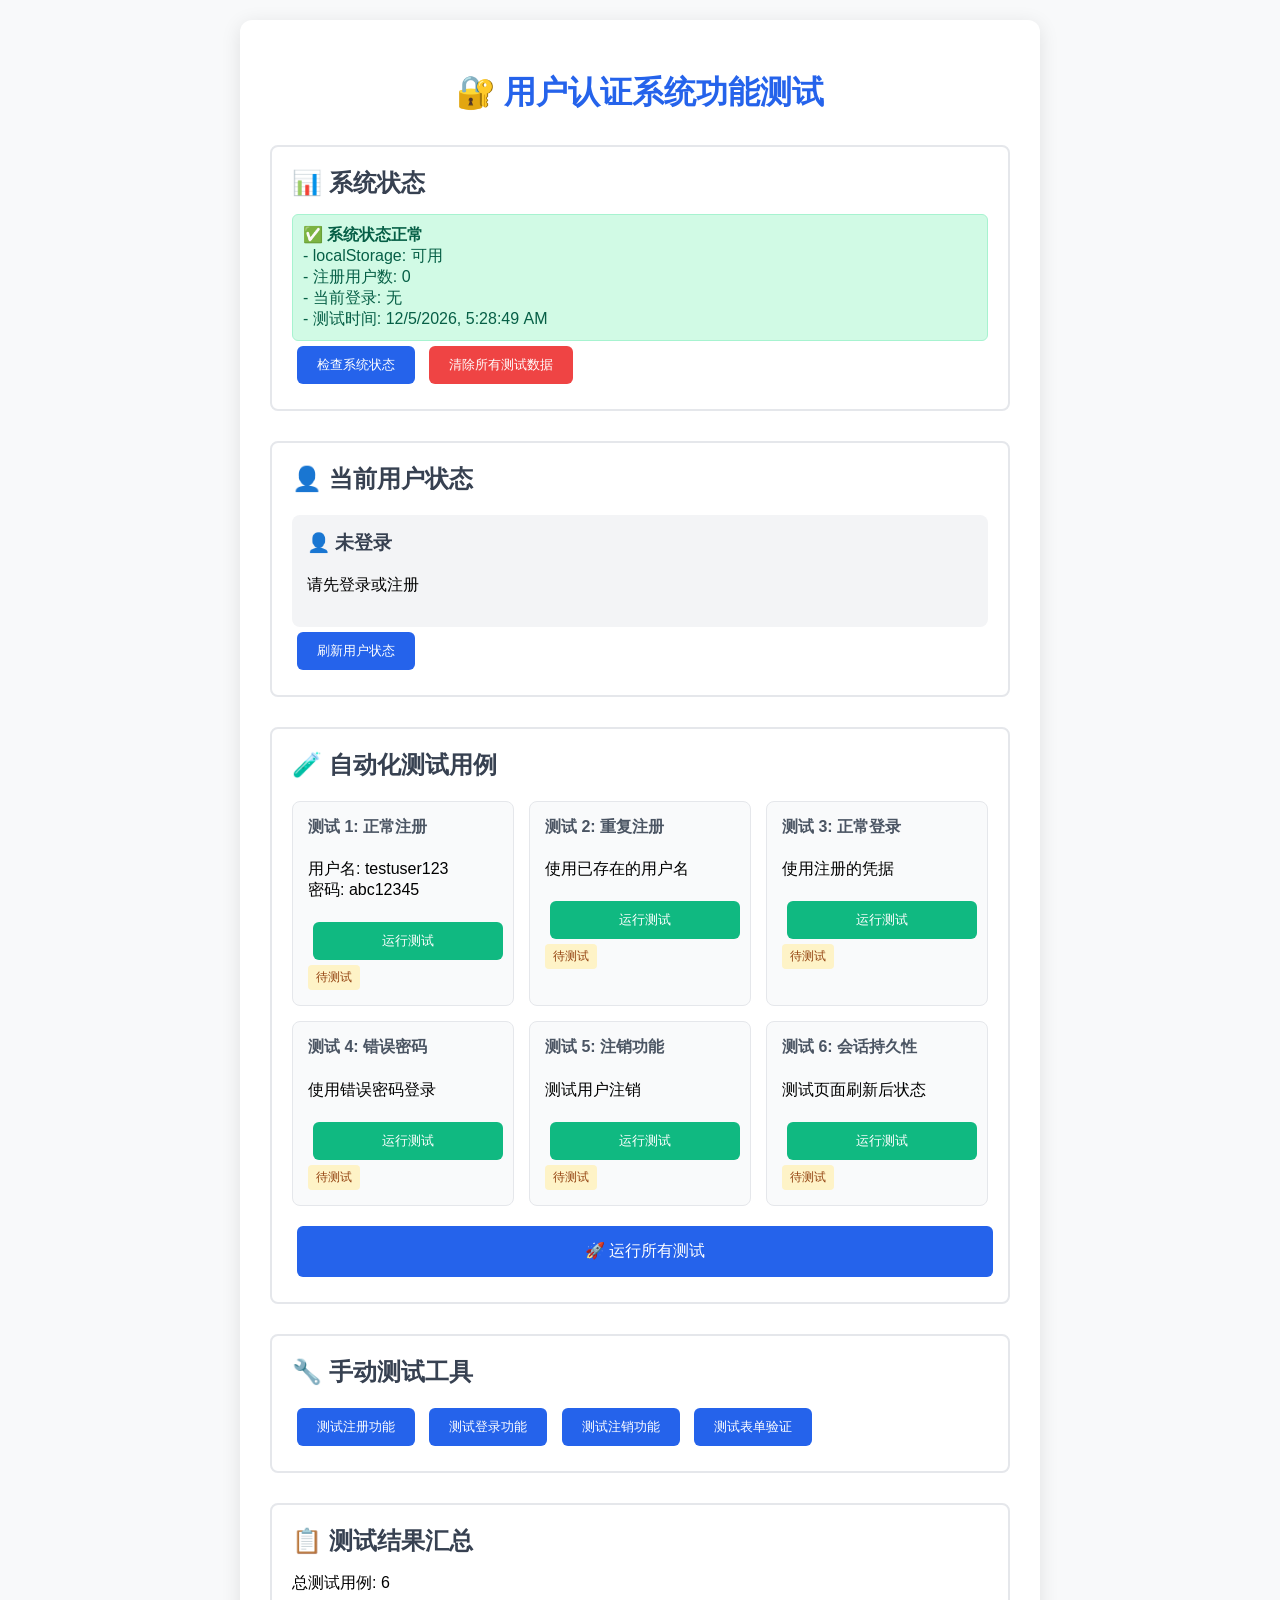
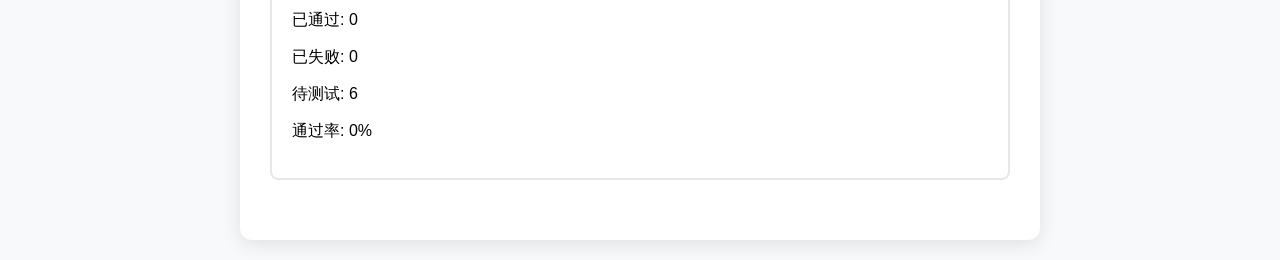
<file: test-auth.html>
<!DOCTYPE html>
<html lang="zh-CN">
<head>
    <meta charset="UTF-8">
    <meta name="viewport" content="width=device-width, initial-scale=1.0">
    <title>认证系统功能测试</title>
    <style>
        body {
            font-family: 'Inter', sans-serif;
            max-width: 800px;
            margin: 0 auto;
            padding: 20px;
            background: #f8f9fa;
        }
        
        .test-container {
            background: white;
            border-radius: 12px;
            padding: 30px;
            box-shadow: 0 4px 20px rgba(0,0,0,0.1);
        }
        
        h1 {
            color: #2563eb;
            margin-bottom: 30px;
            text-align: center;
        }
        
        .test-section {
            margin-bottom: 30px;
            padding: 20px;
            border: 2px solid #e5e7eb;
            border-radius: 8px;
        }
        
        .test-section h2 {
            color: #374151;
            margin-top: 0;
            margin-bottom: 15px;
        }
        
        .test-button {
            padding: 10px 20px;
            background: #2563eb;
            color: white;
            border: none;
            border-radius: 6px;
            cursor: pointer;
            font-weight: 500;
            margin: 5px;
        }
        
        .test-button:hover {
            background: #1d4ed8;
        }
        
        .test-button.secondary {
            background: #6b7280;
        }
        
        .test-button.secondary:hover {
            background: #4b5563;
        }
        
        .test-button.success {
            background: #10b981;
        }
        
        .test-button.success:hover {
            background: #059669;
        }
        
        .test-button.danger {
            background: #ef4444;
        }
        
        .test-button.danger:hover {
            background: #dc2626;
        }
        
        .result {
            margin-top: 15px;
            padding: 10px;
            border-radius: 6px;
            display: none;
        }
        
        .result.success {
            background: #d1fae5;
            color: #065f46;
            border: 1px solid #a7f3d0;
            display: block;
        }
        
        .result.error {
            background: #fee2e2;
            color: #991b1b;
            border: 1px solid #fecaca;
            display: block;
        }
        
        .result.info {
            background: #dbeafe;
            color: #1e40af;
            border: 1px solid #93c5fd;
            display: block;
        }
        
        .user-info {
            background: #f3f4f6;
            padding: 15px;
            border-radius: 8px;
            margin-top: 20px;
        }
        
        .user-info h3 {
            margin-top: 0;
            color: #374151;
        }
        
        .user-info pre {
            background: white;
            padding: 10px;
            border-radius: 4px;
            overflow-x: auto;
            font-size: 14px;
        }
        
        .test-grid {
            display: grid;
            grid-template-columns: repeat(auto-fit, minmax(200px, 1fr));
            gap: 15px;
            margin-top: 20px;
        }
        
        .test-case {
            background: #f9fafb;
            padding: 15px;
            border-radius: 8px;
            border: 1px solid #e5e7eb;
        }
        
        .test-case h4 {
            margin-top: 0;
            color: #4b5563;
        }
        
        .status {
            display: inline-block;
            padding: 4px 8px;
            border-radius: 4px;
            font-size: 12px;
            font-weight: 500;
        }
        
        .status.passed {
            background: #d1fae5;
            color: #065f46;
        }
        
        .status.failed {
            background: #fee2e2;
            color: #991b1b;
        }
        
        .status.pending {
            background: #fef3c7;
            color: #92400e;
        }
    </style>
</head>
<body>
    <div class="test-container">
        <h1>🔐 用户认证系统功能测试</h1>
        
        <div class="test-section">
            <h2>📊 系统状态</h2>
            <div id="system-status" class="result info">
                正在检查系统状态...
            </div>
            <button onclick="checkSystemStatus()" class="test-button">检查系统状态</button>
            <button onclick="clearAllData()" class="test-button danger">清除所有测试数据</button>
        </div>
        
        <div class="test-section">
            <h2>👤 当前用户状态</h2>
            <div id="user-status" class="user-info">
                <h3>未登录</h3>
                <p>请先登录或注册</p>
            </div>
            <button onclick="checkUserStatus()" class="test-button">刷新用户状态</button>
        </div>
        
        <div class="test-section">
            <h2>🧪 自动化测试用例</h2>
            <div class="test-grid">
                <div class="test-case">
                    <h4>测试 1: 正常注册</h4>
                    <p>用户名: testuser123<br>密码: abc12345</p>
                    <button onclick="runTest1()" class="test-button success" style="width: 100%;">运行测试</button>
                    <div id="test1-result" class="status pending">待测试</div>
                </div>
                
                <div class="test-case">
                    <h4>测试 2: 重复注册</h4>
                    <p>使用已存在的用户名</p>
                    <button onclick="runTest2()" class="test-button success" style="width: 100%;">运行测试</button>
                    <div id="test2-result" class="status pending">待测试</div>
                </div>
                
                <div class="test-case">
                    <h4>测试 3: 正常登录</h4>
                    <p>使用注册的凭据</p>
                    <button onclick="runTest3()" class="test-button success" style="width: 100%;">运行测试</button>
                    <div id="test3-result" class="status pending">待测试</div>
                </div>
                
                <div class="test-case">
                    <h4>测试 4: 错误密码</h4>
                    <p>使用错误密码登录</p>
                    <button onclick="runTest4()" class="test-button success" style="width: 100%;">运行测试</button>
                    <div id="test4-result" class="status pending">待测试</div>
                </div>
                
                <div class="test-case">
                    <h4>测试 5: 注销功能</h4>
                    <p>测试用户注销</p>
                    <button onclick="runTest5()" class="test-button success" style="width: 100%;">运行测试</button>
                    <div id="test5-result" class="status pending">待测试</div>
                </div>
                
                <div class="test-case">
                    <h4>测试 6: 会话持久性</h4>
                    <p>测试页面刷新后状态</p>
                    <button onclick="runTest6()" class="test-button success" style="width: 100%;">运行测试</button>
                    <div id="test6-result" class="status pending">待测试</div>
                </div>
            </div>
            
            <button onclick="runAllTests()" class="test-button" style="margin-top: 20px; width: 100%; padding: 15px; font-size: 16px;">
                🚀 运行所有测试
            </button>
        </div>
        
        <div class="test-section">
            <h2>🔧 手动测试工具</h2>
            <div>
                <button onclick="testRegistration()" class="test-button">测试注册功能</button>
                <button onclick="testLogin()" class="test-button">测试登录功能</button>
                <button onclick="testLogout()" class="test-button">测试注销功能</button>
                <button onclick="testValidation()" class="test-button">测试表单验证</button>
            </div>
            <div id="manual-test-result" class="result" style="margin-top: 15px;"></div>
        </div>
        
        <div class="test-section">
            <h2>📋 测试结果汇总</h2>
            <div id="test-summary">
                <p>总测试用例: 6</p>
                <p>已通过: <span id="passed-count">0</span></p>
                <p>已失败: <span id="failed-count">0</span></p>
                <p>待测试: <span id="pending-count">6</span></p>
                <p>通过率: <span id="pass-rate">0%</span></p>
            </div>
        </div>
    </div>
    
    <script>
        // 认证系统核心函数
        const usersKey = 'openclaw_users';
        const currentUserKey = 'openclaw_current_user';
        
        function hashPassword(password) {
            let hash = 0;
            for (let i = 0; i < password.length; i++) {
                const char = password.charCodeAt(i);
                hash = ((hash << 5) - hash) + char;
                hash = hash & hash;
            }
            return hash.toString(36);
        }
        
        function validateUsername(username) {
            const usernameRegex = /^[a-zA-Z0-9]{3,20}$/;
            return usernameRegex.test(username);
        }
        
        function validatePassword(password) {
            const passwordRegex = /^(?=.*[a-zA-Z])(?=.*\d)[a-zA-Z\d]{8}$/;
            return passwordRegex.test(password);
        }
        
        function getUsers() {
            const users = localStorage.getItem(usersKey);
            return users ? JSON.parse(users) : [];
        }
        
        function setUsers(users) {
            localStorage.setItem(usersKey, JSON.stringify(users));
        }
        
        function getUser(username) {
            const users = getUsers();
            return users.find(u => u.username === username);
        }
        
        function addUser(user) {
            const users = getUsers();
            users.push(user);
            setUsers(users);
        }
        
        function getCurrentUser() {
            const user = localStorage.getItem(currentUserKey);
            return user ? JSON.parse(user) : null;
        }
        
        function setCurrentUser(user) {
            if (user) {
                localStorage.setItem(currentUserKey, JSON.stringify(user));
            } else {
                localStorage.removeItem(currentUserKey);
            }
        }
        
        // 测试函数
        function checkSystemStatus() {
            const resultDiv = document.getElementById('system-status');
            
            try {
                // 检查localStorage
                if (typeof localStorage === 'undefined') {
                    throw new Error('localStorage不可用');
                }
                
                // 初始化用户数据库
                if (!localStorage.getItem(usersKey)) {
                    localStorage.setItem(usersKey, JSON.stringify([]));
                }
                
                const users = getUsers();
                const currentUser = getCurrentUser();
                
                resultDiv.innerHTML = `
                    <strong>✅ 系统状态正常</strong><br>
                    - localStorage: 可用<br>
                    - 注册用户数: ${users.length}<br>
                    - 当前登录: ${currentUser ? currentUser.username : '无'}<br>
                    - 测试时间: ${new Date().toLocaleString()}
                `;
                resultDiv.className = 'result success';
            } catch (error) {
                resultDiv.innerHTML = `<strong>❌ 系统错误</strong><br>${error.message}`;
                resultDiv.className = 'result error';
            }
        }
        
        function checkUserStatus() {
            const userStatusDiv = document.getElementById('user-status');
            const currentUser = getCurrentUser();
            
            if (currentUser) {
                userStatusDiv.innerHTML = `
                    <h3>✅ 已登录</h3>
                    <pre>${JSON.stringify(currentUser, null, 2)}</pre>
                    <p><strong>用户ID:</strong> ${currentUser.id}</p>
                    <p><strong>用户名:</strong> ${currentUser.username}</p>
                    <p><strong>注册时间:</strong> ${new Date(currentUser.createdAt).toLocaleString()}</p>
                `;
            } else {
                userStatusDiv.innerHTML = `
                    <h3>👤 未登录</h3>
                    <p>请先登录或注册</p>
                `;
            }
        }
        
        function clearAllData() {
            if (confirm('确定要清除所有测试数据吗？这将删除所有注册用户和当前会话。')) {
                localStorage.removeItem(usersKey);
                localStorage.removeItem(currentUserKey);
                localStorage.setItem(usersKey, JSON.stringify([]));
                
                document.getElementById('system-status').innerHTML = '<strong>✅ 所有数据已清除</strong>';
                document.getElementById('system-status').className = 'result success';
                
                checkUserStatus();
                resetTestResults();
            }
        }
        
        // 测试用例函数
        let testResults = {
            test1: { status: 'pending', message: '' },
            test2: { status: 'pending', message: '' },
            test3: { status: 'pending', message: '' },
            test4: { status: 'pending', message: '' },
            test5: { status: 'pending', message: '' },
            test6: { status: 'pending', message: '' }
        };
        
        function updateTestResult(testId, passed, message) {
            const resultDiv = document.getElementById(`${testId}-result`);
            testResults[testId] = {
                status: passed ? 'passed' : 'failed',
                message: message
            };
            
            resultDiv.textContent = passed ? '通过' : '失败';
            resultDiv.className = `status ${passed ? 'passed' : 'failed'}`;
            
            updateTestSummary();
        }
        
        function updateTestSummary() {
            const totalTests = 6;
            let passed = 0;
            let failed = 0;
            
            for (const testId in testResults) {
                if (testResults[testId].status === 'passed') {
                    passed++;
                } else if (testResults[testId].status === 'failed') {
                    failed++;
                }
            }
            
            const pending = totalTests - passed - failed;
            const passRate = totalTests > 0 ? Math.round((passed / totalTests) * 100) : 0;
            
            document.getElementById('passed-count').textContent = passed;
            document.getElementById('failed-count').textContent = failed;
            document.getElementById('pending-count').textContent = pending;
            document.getElementById('pass-rate').textContent = `${passRate}%`;
        }
        
        function resetTestResults() {
            for (const testId in testResults) {
                testResults[testId] = { status: 'pending', message: '' };
                const resultDiv = document.getElementById(`${testId}-result`);
                if (resultDiv) {
                    resultDiv.textContent = '待测试';
                    resultDiv.className = 'status pending';
                }
            }
            updateTestSummary();
        }
        
        // 测试用例实现
        function runTest1() {
            // 测试1: 正常注册
            try {
                // 清除可能存在的测试用户
                let users = getUsers();
                users = users.filter(u => u.username !== 'testuser123');
                setUsers(users);
                
                // 验证用户名
                if (!validateUsername('testuser123')) {
                    throw new Error('用户名验证失败');
                }
                
                // 验证密码
                if (!validatePassword('abc12345')) {
                    throw new Error('密码验证失败');
                }
                
                // 创建用户
                const newUser = {
                    id: 'test-' + Date.now(),
                    username: 'testuser123',
                    password: hashPassword('abc12345'),
                    createdAt: new Date().toISOString(),
                    lastLogin: null
                };
                
                addUser(newUser);
                
                // 验证用户已添加
                const addedUser = getUser('testuser123');
                if (!addedUser) {
                    throw new Error('用户未成功添加');
                }
                
                updateTestResult('test1', true, '正常注册测试通过');
            } catch (error) {
                updateTestResult('test1', false, `注册测试失败: ${error.message}`);
            }
        }
        
        function runTest2() {
            // 测试2: 重复注册
            try {
                const existingUser = getUser('testuser123');
                if (!existingUser) {
                    throw new Error('测试用户不存在，请先运行测试1');
                }
                
                // 尝试重复注册
                const users = getUsers();
                const duplicateCount = users.filter(u => u.username === 'testuser123').length;
                
                // 注意：实际系统中应该阻止重复注册
                // 这里我们只是检查用户是否已存在
                if (duplicateCount > 1) {
                    throw new Error('发现重复用户');
                }
                
                updateTestResult('test2', true, '重复注册检查通过');
            } catch (error) {
                updateTestResult('test2', false, `重复注册测试失败: ${error.message}`);
            }
        }
        
        function runTest3() {
            // 测试3: 正常登录
            try {
                const user = getUser('testuser123');
                if (!user) {
                    throw new Error('测试用户不存在，请先运行测试1');
                }
                
                // 模拟登录
                if (user.password !== hashPassword('abc12345')) {
                    throw new Error('密码验证失败');
                }
                
                // 设置当前用户
                setCurrentUser({
                    id: user.id,
                    username: user.username,
                    createdAt: user.createdAt
                });
                
                // 验证登录状态
                const currentUser = getCurrentUser();
                if (!currentUser || currentUser.username !== 'testuser123') {
                    throw new Error('登录状态设置失败');
                }
                
                updateTestResult('test3', true, '正常登录测试通过');
                checkUserStatus();
            } catch (error) {
                updateTestResult('test3', false, `登录测试失败: ${error.message}`);
            }
        }
        
        function runTest4() {
            // 测试4: 错误密码
            try {
                const user = getUser('testuser123');
                if (!user) {
                    throw new Error('测试用户不存在');
                }
                
                // 使用错误密码
                if (user.password === hashPassword('wrongpass')) {
                    throw new Error('错误密码不应通过验证');
                }
                
                updateTestResult('test4', true, '错误密码测试通过');
            } catch (error) {
                updateTestResult('test4', false, `错误密码测试失败: ${error.message}`);
            }
        }
        
        function runTest5() {
            // 测试5: 注销功能
            try {
                // 确保当前有用户登录
                let currentUser = getCurrentUser();
                if (!currentUser) {
                    // 如果没有登录，先登录
                    const user = getUser('testuser123');
                    if (user) {
                        setCurrentUser({
                            id: user.id,
                            username: user.username,
                            createdAt: user.createdAt
                        });
                        currentUser = getCurrentUser();
                    }
                }
                
                if (!currentUser) {
                    throw new Error('没有可注销的用户');
                }
                
                // 执行注销
                setCurrentUser(null);
                
                // 验证注销
                const afterLogout = getCurrentUser();
                if (afterLogout) {
                    throw new Error('注销失败，用户仍然登录');
                }
                
                updateTestResult('test5', true, '注销功能测试通过');
                checkUserStatus();
            } catch (error) {
                updateTestResult('test5', false, `注销测试失败: ${error.message}`);
            }
        }
        
        function runTest6() {
            // 测试6: 会话持久性
            try {
                // 先登录
                const user = getUser('testuser123');
                if (!user) {
                    throw new Error('测试用户不存在');
                }
                
                setCurrentUser({
                    id: user.id,
                    username: user.username,
                    createdAt: user.createdAt
                });
                
                // 模拟页面刷新（实际上只是重新获取）
                const savedUser = getCurrentUser();
                if (!savedUser || savedUser.username !== 'testuser123') {
                    throw new Error('会话持久性测试失败');
                }
                
                updateTestResult('test6', true, '会话持久性测试通过');
            } catch (error) {
                updateTestResult('test6', false, `会话持久性测试失败: ${error.message}`);
            }
        }
        
        function runAllTests() {
            if (confirm('这将运行所有测试用例，可能会修改测试数据。确定要继续吗？')) {
                resetTestResults();
                
                // 按顺序运行测试
                setTimeout(() => runTest1(), 100);
                setTimeout(() => runTest2(), 300);
                setTimeout(() => runTest3(), 500);
                setTimeout(() => runTest4(), 700);
                setTimeout(() => runTest5(), 900);
                setTimeout(() => runTest6(), 1100);
                
                setTimeout(() => {
                    const resultDiv = document.getElementById('manual-test-result');
                    const passed = Object.values(testResults).filter(t => t.status === 'passed').length;
                    const total = Object.keys(testResults).length;
                    
                    resultDiv.innerHTML = `<strong>🎯 所有测试完成</strong><br>通过 ${passed}/${total} 个测试用例`;
                    resultDiv.className = passed === total ? 'result success' : 'result error';
                }, 1500);
            }
        }
        
        // 手动测试函数
        function testRegistration() {
            const resultDiv = document.getElementById('manual-test-result');
            resultDiv.innerHTML = '正在测试注册功能...';
            resultDiv.className = 'result info';
            
            setTimeout(() => {
                runTest1();
                runTest2();
                
                resultDiv.innerHTML = '<strong>✅ 注册功能测试完成</strong><br>请查看自动化测试结果';
                resultDiv.className = 'result success';
            }, 500);
        }
        
        function testLogin() {
            const resultDiv = document.getElementById('manual-test-result');
            resultDiv.innerHTML = '正在测试登录功能...';
            resultDiv.className = 'result info';
            
            setTimeout(() => {
                runTest3();
                runTest4();
                
                resultDiv.innerHTML = '<strong>✅ 登录功能测试完成</strong><br>请查看自动化测试结果';
                resultDiv.className = 'result success';
            }, 500);
        }
        
        function testLogout() {
            const resultDiv = document.getElementById('manual-test-result');
            resultDiv.innerHTML = '正在测试注销功能...';
            resultDiv.className = 'result info';
            
            setTimeout(() => {
                runTest5();
                
                resultDiv.innerHTML = '<strong>✅ 注销功能测试完成</strong><br>请查看自动化测试结果';
                resultDiv.className = 'result success';
            }, 500);
        }
        
        function testValidation() {
            const resultDiv = document.getElementById('manual-test-result');
            
            // 测试用户名验证
            const usernameTests = [
                { input: 'abc', expected: true },
                { input: 'abc123', expected: true },
                { input: 'a'.repeat(20), expected: true },
                { input: 'ab', expected: false }, // 太短
                { input: 'a'.repeat(21), expected: false }, // 太长
                { input: 'abc def', expected: false }, // 包含空格
                { input: 'abc@def', expected: false } // 包含特殊字符
            ];
            
            // 测试密码验证
            const passwordTests = [
                { input: 'abc12345', expected: true },
                { input: 'ABCD1234', expected: true },
                { input: '12345678', expected: false }, // 只有数字
                { input: 'abcdefgh', expected: false }, // 只有字母
                { input: 'abc1234', expected: false }, // 太短
                { input: 'abc123456', expected: false }, // 太长
                { input: 'abc@1234', expected: false } // 包含特殊字符
            ];
            
            let usernamePassed = 0;
            let passwordPassed = 0;
            
            usernameTests.forEach(test => {
                if (validateUsername(test.input) === test.expected) {
                    usernamePassed++;
                }
            });
            
            passwordTests.forEach(test => {
                if (validatePassword(test.input) === test.expected) {
                    passwordPassed++;
                }
            });
            
            resultDiv.innerHTML = `
                <strong>✅ 表单验证测试完成</strong><br>
                用户名验证: ${usernamePassed}/${usernameTests.length} 通过<br>
                密码验证: ${passwordPassed}/${passwordTests.length} 通过
            `;
            resultDiv.className = 'result success';
        }
        
        // 页面加载时初始化
        document.addEventListener('DOMContentLoaded', function() {
            checkSystemStatus();
            checkUserStatus();
            updateTestSummary();
        });
    </script>
</body>
</html>
</file>
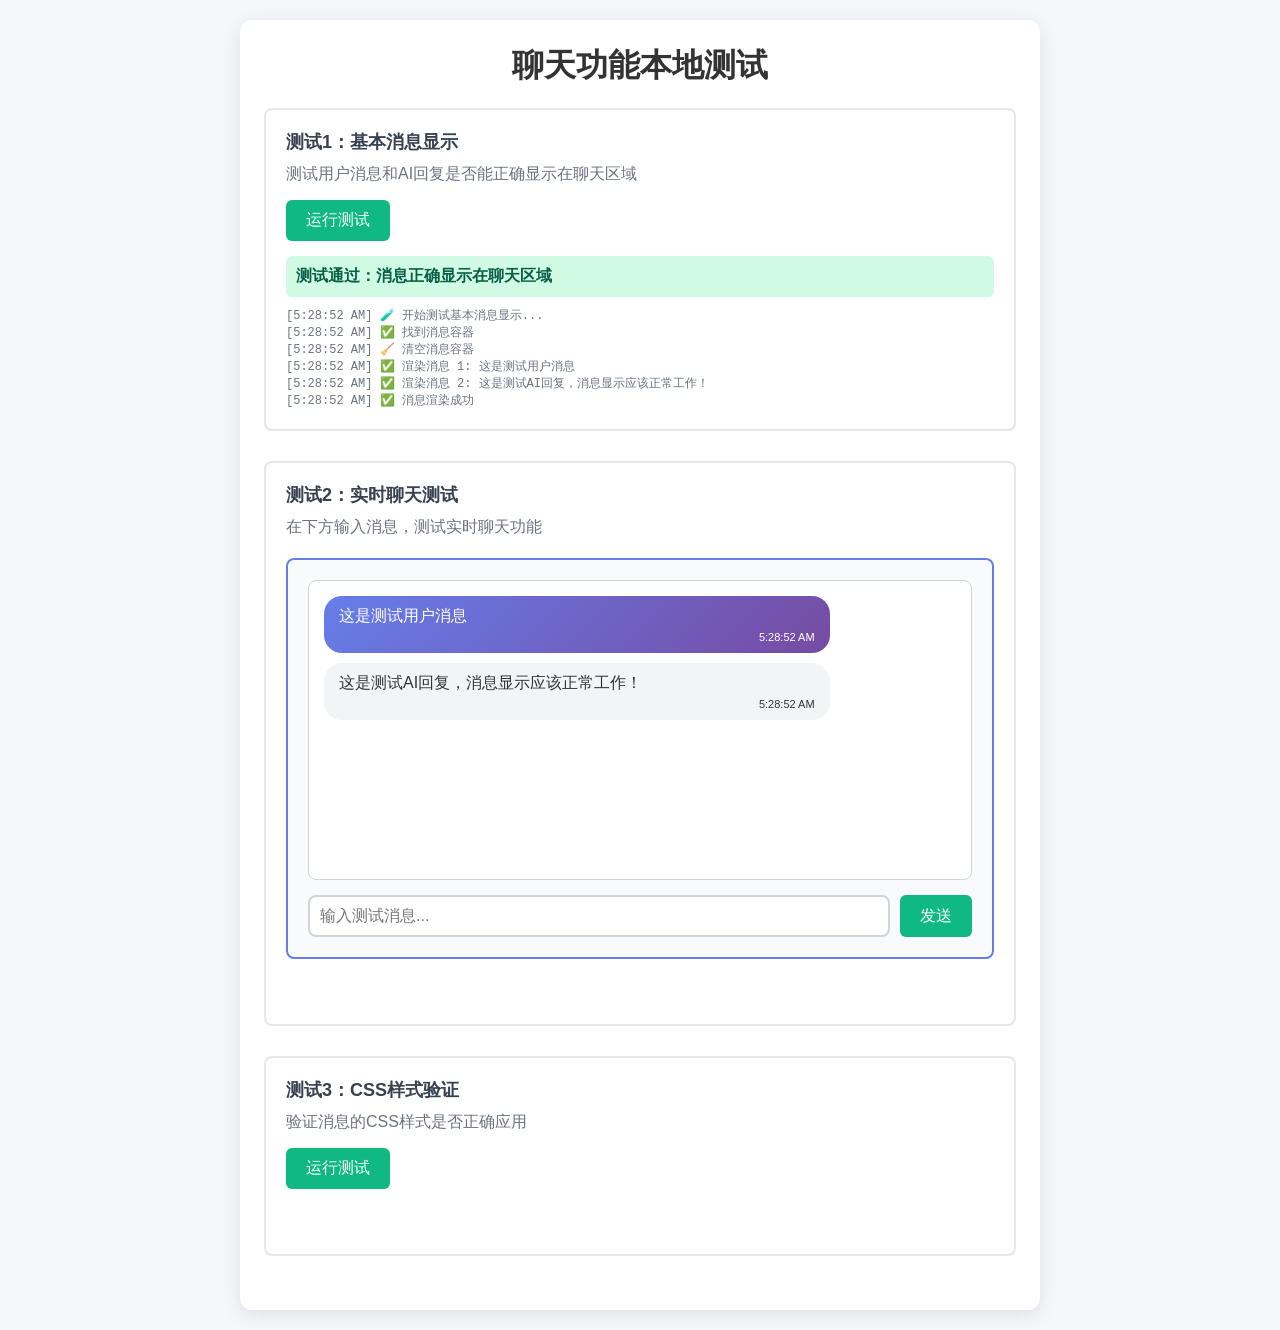
<file: test-local.html>
<!DOCTYPE html>
<html lang="zh-CN">
<head>
    <meta charset="UTF-8">
    <meta name="viewport" content="width=device-width, initial-scale=1.0">
    <title>聊天功能本地测试</title>
    <style>
        * {
            margin: 0;
            padding: 0;
            box-sizing: border-box;
        }
        
        body {
            font-family: Arial, sans-serif;
            padding: 20px;
            background: #f5f7fa;
        }
        
        .test-container {
            max-width: 800px;
            margin: 0 auto;
            background: white;
            border-radius: 12px;
            padding: 24px;
            box-shadow: 0 4px 20px rgba(0,0,0,0.1);
        }
        
        h1 {
            color: #333;
            margin-bottom: 20px;
            text-align: center;
        }
        
        .test-section {
            margin-bottom: 30px;
            padding: 20px;
            border: 2px solid #e5e7eb;
            border-radius: 8px;
        }
        
        .test-title {
            font-size: 18px;
            font-weight: bold;
            color: #374151;
            margin-bottom: 10px;
        }
        
        .test-description {
            color: #6b7280;
            margin-bottom: 15px;
        }
        
        .test-btn {
            background: #10b981;
            color: white;
            border: none;
            padding: 10px 20px;
            border-radius: 6px;
            cursor: pointer;
            font-size: 16px;
            transition: background 0.3s;
        }
        
        .test-btn:hover {
            background: #0da271;
        }
        
        .chat-test-area {
            border: 2px solid #667eea;
            border-radius: 8px;
            padding: 20px;
            margin-top: 20px;
            background: #f8fafc;
        }
        
        .chat-messages {
            height: 300px;
            overflow-y: auto;
            border: 1px solid #d1d5db;
            border-radius: 8px;
            padding: 15px;
            margin-bottom: 15px;
            background: white;
        }
        
        .message {
            max-width: 80%;
            padding: 10px 15px;
            border-radius: 18px;
            margin-bottom: 10px;
            display: flex;
            flex-direction: column;
        }
        
        .user-message {
            align-self: flex-end;
            background: linear-gradient(135deg, #667eea 0%, #764ba2 100%);
            color: white;
        }
        
        .assistant-message {
            align-self: flex-start;
            background: #f3f4f6;
            color: #333;
        }
        
        .input-area {
            display: flex;
            gap: 10px;
        }
        
        #test-input {
            flex: 1;
            padding: 10px;
            border: 2px solid #d1d5db;
            border-radius: 8px;
            font-size: 16px;
        }
        
        #test-input:focus {
            outline: none;
            border-color: #667eea;
        }
        
        .result {
            margin-top: 15px;
            padding: 10px;
            border-radius: 6px;
            font-weight: bold;
        }
        
        .success {
            background: #d1fae5;
            color: #065f46;
        }
        
        .error {
            background: #fee2e2;
            color: #991b1b;
        }
        
        .log {
            font-family: monospace;
            font-size: 12px;
            color: #6b7280;
            margin-top: 10px;
            white-space: pre-wrap;
        }
    </style>
</head>
<body>
    <div class="test-container">
        <h1>聊天功能本地测试</h1>
        
        <!-- 测试1：基本消息显示 -->
        <div class="test-section">
            <div class="test-title">测试1：基本消息显示</div>
            <div class="test-description">测试用户消息和AI回复是否能正确显示在聊天区域</div>
            <button class="test-btn" onclick="testBasicMessageDisplay()">运行测试</button>
            <div id="result1" class="result"></div>
            <div id="log1" class="log"></div>
        </div>
        
        <!-- 测试2：聊天区域 -->
        <div class="test-section">
            <div class="test-title">测试2：实时聊天测试</div>
            <div class="test-description">在下方输入消息，测试实时聊天功能</div>
            
            <div class="chat-test-area">
                <div class="chat-messages" id="test-chat-messages">
                    <!-- 测试消息将显示在这里 -->
                </div>
                
                <div class="input-area">
                    <input type="text" id="test-input" placeholder="输入测试消息...">
                    <button class="test-btn" onclick="sendTestMessage()">发送</button>
                </div>
            </div>
            
            <div id="result2" class="result"></div>
            <div id="log2" class="log"></div>
        </div>
        
        <!-- 测试3：CSS样式验证 -->
        <div class="test-section">
            <div class="test-title">测试3：CSS样式验证</div>
            <div class="test-description">验证消息的CSS样式是否正确应用</div>
            <button class="test-btn" onclick="testCssStyles()">运行测试</button>
            <div id="result3" class="result"></div>
            <div id="log3" class="log"></div>
        </div>
    </div>

    <script>
        let testMessages = [];
        let testLog = '';
        
        function logTest(testId, message) {
            const timestamp = new Date().toLocaleTimeString();
            testLog += `[${timestamp}] ${message}\n`;
            const logElement = document.getElementById(`log${testId}`);
            if (logElement) {
                logElement.textContent = testLog;
            }
            console.log(message);
        }
        
        function showResult(testId, message, isSuccess) {
            const resultElement = document.getElementById(`result${testId}`);
            if (resultElement) {
                resultElement.textContent = message;
                resultElement.className = `result ${isSuccess ? 'success' : 'error'}`;
            }
        }
        
        // 测试1：基本消息显示
        function testBasicMessageDisplay() {
            testLog = '';
            logTest(1, '🧪 开始测试基本消息显示...');
            
            const messagesContainer = document.getElementById('test-chat-messages');
            if (!messagesContainer) {
                logTest(1, '❌ 找不到消息容器');
                showResult(1, '测试失败：找不到消息容器', false);
                return;
            }
            
            logTest(1, '✅ 找到消息容器');
            
            // 清空容器
            messagesContainer.innerHTML = '';
            logTest(1, '🧹 清空消息容器');
            
            // 创建测试消息
            const testMessages = [
                {
                    role: 'user',
                    content: '这是测试用户消息',
                    time: new Date().toLocaleTimeString()
                },
                {
                    role: 'assistant',
                    content: '这是测试AI回复，消息显示应该正常工作！',
                    time: new Date().toLocaleTimeString()
                }
            ];
            
            // 渲染消息
            testMessages.forEach((message, index) => {
                const messageElement = document.createElement('div');
                messageElement.className = `message ${message.role}-message`;
                messageElement.innerHTML = `
                    <div>${message.content}</div>
                    <div style="font-size: 11px; text-align: right; margin-top: 4px;">${message.time}</div>
                `;
                
                messagesContainer.appendChild(messageElement);
                logTest(1, `✅ 渲染消息 ${index + 1}: ${message.content}`);
            });
            
            // 检查是否成功渲染
            const renderedMessages = messagesContainer.querySelectorAll('.message');
            if (renderedMessages.length === 2) {
                logTest(1, '✅ 消息渲染成功');
                showResult(1, '测试通过：消息正确显示在聊天区域', true);
            } else {
                logTest(1, `❌ 消息渲染失败，只渲染了 ${renderedMessages.length} 条消息`);
                showResult(1, '测试失败：消息未正确渲染', false);
            }
        }
        
        // 测试2：实时聊天
        function sendTestMessage() {
            const input = document.getElementById('test-input');
            const content = input.value.trim();
            
            if (!content) {
                alert('请输入消息');
                return;
            }
            
            const messagesContainer = document.getElementById('test-chat-messages');
            
            // 添加用户消息
            const userMessage = document.createElement('div');
            userMessage.className = 'message user-message';
            userMessage.innerHTML = `
                <div>${content}</div>
                <div style="font-size: 11px; text-align: right; margin-top: 4px;">${new Date().toLocaleTimeString()}</div>
            `;
            messagesContainer.appendChild(userMessage);
            
            // 清空输入
            input.value = '';
            
            // 模拟AI回复
            setTimeout(() => {
                const assistantMessage = document.createElement('div');
                assistantMessage.className = 'message assistant-message';
                assistantMessage.innerHTML = `
                    <div>这是对"${content}"的测试回复</div>
                    <div style="font-size: 11px; text-align: right; margin-top: 4px;">${new Date().toLocaleTimeString()}</div>
                `;
                messagesContainer.appendChild(assistantMessage);
                
                // 滚动到底部
                messagesContainer.scrollTop = messagesContainer.scrollHeight;
                
                showResult(2, '测试通过：实时聊天功能正常', true);
            }, 1000);
            
            showResult(2, '消息已发送，等待AI回复...', true);
        }
        
        // 测试3：CSS样式
        function testCssStyles() {
            testLog = '';
            logTest(3, '🧪 开始测试CSS样式...');
            
            const testMessages = [
                { role: 'user', content: '用户消息样式测试' },
                { role: 'assistant', content: 'AI消息样式测试' }
            ];
            
            const messagesContainer = document.getElementById('test-chat-messages');
            messagesContainer.innerHTML = '';
            
            testMessages.forEach((message, index) => {
                const messageElement = document.createElement('div');
                messageElement.className = `message ${message.role}-message`;
                messageElement.textContent = message.content;
                messageElement.style.cssText = `
                    max-width: 80%;
                    padding: 12px 16px;
                    border-radius: 18px;
                    margin-bottom: 10px;
                    display: flex;
                    flex-direction: column;
                `;
                
                if (message.role === 'user') {
                    messageElement.style.alignSelf = 'flex-end';
                    messageElement.style.background = 'linear-gradient(135deg, #667eea 0%, #764ba2 100%)';
                    messageElement.style.color = 'white';
                } else {
                    messageElement.style.alignSelf = 'flex-start';
                    messageElement.style.background = '#f3f4f6';
                    messageElement.style.color = '#333';
                }
                
                messagesContainer.appendChild(messageElement);
                logTest(3, `✅ 应用 ${message.role} 消息样式`);
            });
            
            // 检查样式
            const userMessage = messagesContainer.querySelector('.user-message');
            const assistantMessage = messagesContainer.querySelector('.assistant-message');
            
            if (userMessage && assistantMessage) {
                const userStyle = window.getComputedStyle(userMessage);
                const assistantStyle = window.getComputedStyle(assistantMessage);
                
                logTest(3, `用户消息背景: ${userStyle.background}`);
                logTest(3, `AI消息背景: ${assistantStyle.background}`);
                logTest(3, `用户消息对齐: ${userStyle.alignSelf}`);
                logTest(3, `AI消息对齐: ${assistantStyle.alignSelf}`);
                
                showResult(3, '测试通过：CSS样式正确应用', true);
            } else {
                showResult(3, '测试失败：无法验证样式', false);
            }
        }
        
        // 页面加载时运行基本测试
        document.addEventListener('DOMContentLoaded', function() {
            logTest(1, '🏁 页面加载完成');
            setTimeout(() => {
                testBasicMessageDisplay();
            }, 500);
        });
    </script>
</body>
</html>
</file>
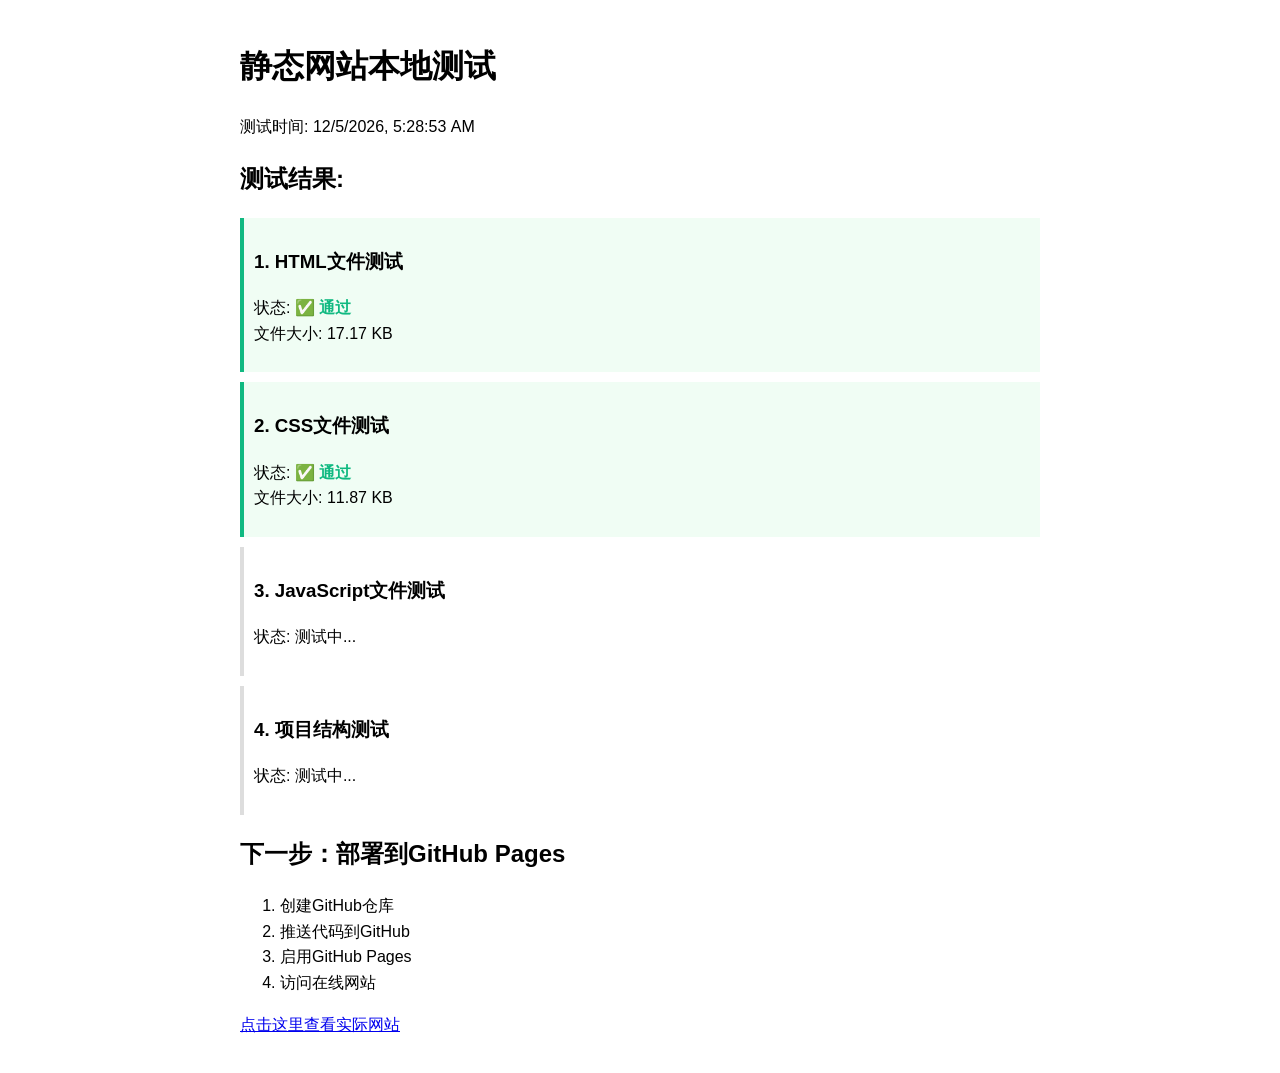
<file: test_local.html>
<!DOCTYPE html>
<html>
<head>
    <title>本地测试页面</title>
    <style>
        body {
            font-family: Arial, sans-serif;
            max-width: 800px;
            margin: 0 auto;
            padding: 20px;
            line-height: 1.6;
        }
        .success {
            color: #10b981;
            font-weight: bold;
        }
        .error {
            color: #ef4444;
            font-weight: bold;
        }
        .test-result {
            margin: 10px 0;
            padding: 10px;
            border-left: 4px solid #ddd;
        }
        .passed {
            border-left-color: #10b981;
            background: #f0fdf4;
        }
        .failed {
            border-left-color: #ef4444;
            background: #fef2f2;
        }
    </style>
</head>
<body>
    <h1>静态网站本地测试</h1>
    <p>测试时间: <span id="test-time"></span></p>
    
    <div id="test-results">
        <h2>测试结果:</h2>
        <div class="test-result" id="test-html">
            <h3>1. HTML文件测试</h3>
            <p>状态: <span class="status">测试中...</span></p>
        </div>
        
        <div class="test-result" id="test-css">
            <h3>2. CSS文件测试</h3>
            <p>状态: <span class="status">测试中...</span></p>
        </div>
        
        <div class="test-result" id="test-js">
            <h3>3. JavaScript文件测试</h3>
            <p>状态: <span class="status">测试中...</span></p>
        </div>
        
        <div class="test-result" id="test-structure">
            <h3>4. 项目结构测试</h3>
            <p>状态: <span class="status">测试中...</span></p>
        </div>
    </div>
    
    <div id="next-steps">
        <h2>下一步：部署到GitHub Pages</h2>
        <ol>
            <li>创建GitHub仓库</li>
            <li>推送代码到GitHub</li>
            <li>启用GitHub Pages</li>
            <li>访问在线网站</li>
        </ol>
        
        <p><a href="index.html">点击这里查看实际网站</a></p>
    </div>
    
    <script>
        // 设置测试时间
        document.getElementById('test-time').textContent = new Date().toLocaleString();
        
        // 测试函数
        function testHTML() {
            const element = document.getElementById('test-html');
            try {
                // 检查index.html是否存在
                fetch('index.html')
                    .then(response => {
                        if (response.ok) {
                            element.classList.add('passed');
                            element.querySelector('.status').innerHTML = '<span class="success">✅ 通过</span>';
                            element.querySelector('.status').innerHTML += '<br>文件大小: ' + (response.headers.get('content-length') / 1024).toFixed(2) + ' KB';
                        } else {
                            throw new Error('文件不存在');
                        }
                    })
                    .catch(error => {
                        element.classList.add('failed');
                        element.querySelector('.status').innerHTML = '<span class="error">❌ 失败: ' + error.message + '</span>';
                    });
            } catch (error) {
                element.classList.add('failed');
                element.querySelector('.status').innerHTML = '<span class="error">❌ 失败: ' + error.message + '</span>';
            }
        }
        
        function testCSS() {
            const element = document.getElementById('test-css');
            try {
                fetch('css/style.css')
                    .then(response => {
                        if (response.ok) {
                            element.classList.add('passed');
                            element.querySelector('.status').innerHTML = '<span class="success">✅ 通过</span>';
                            element.querySelector('.status').innerHTML += '<br>文件大小: ' + (response.headers.get('content-length') / 1024).toFixed(2) + ' KB';
                        } else {
                            throw new Error('文件不存在');
                        }
                    })
                    .catch(error => {
                        element.classList.add('failed');
                        element.querySelector('.status').innerHTML = '<span class="error">❌ 失败: ' + error.message + '</span>';
                    });
            } catch (error) {
                element.classList.add('failed');
                element.querySelector('.status').innerHTML = '<span class="error">❌ 失败: ' + error.message + '</span>';
            }
        }
        
        function testJS() {
            const element = document.getElementById('test-js');
            try {
                fetch('js/script.js')
                    .then(response => {
                        if (response.ok) {
                            element.classList.add('passed');
                            element.querySelector('.status').innerHTML = '<span class="success">✅ 通过</span>';
                            element.querySelector('.status').innerHTML += '<br>文件大小: ' + (response.headers.get('content-length') / 1024).toFixed(2) + ' KB';
                        } else {
                            throw new Error('文件不存在');
                        }
                    })
                    .catch(error => {
                        element.classList.add('failed');
                        element.querySelector('.status').innerHTML = '<span class="error">❌ 失败: ' + error.message + '</span>';
                    });
            } catch (error) {
                element.classList.add('failed');
                element.querySelector('.status').innerHTML = '<span class="error">❌ 失败: ' + error.message + '</span>';
            }
        }
        
        function testStructure() {
            const element = document.getElementById('test-structure');
            try {
                // 检查基本文件结构
                const requiredFiles = ['index.html', 'css/style.css', 'js/script.js', 'README.md'];
                let missingFiles = [];
                
                Promise.all(requiredFiles.map(file => 
                    fetch(file).then(response => {
                        if (!response.ok) missingFiles.push(file);
                    }).catch(() => missingFiles.push(file))
                )).then(() => {
                    if (missingFiles.length === 0) {
                        element.classList.add('passed');
                        element.querySelector('.status').innerHTML = '<span class="success">✅ 通过</span>';
                        element.querySelector('.status').innerHTML += '<br>所有必需文件都存在';
                    } else {
                        throw new Error('缺少文件: ' + missingFiles.join(', '));
                    }
                });
            } catch (error) {
                element.classList.add('failed');
                element.querySelector('.status').innerHTML = '<span class="error">❌ 失败: ' + error.message + '</span>';
            }
        }
        
        // 运行所有测试
        setTimeout(testHTML, 500);
        setTimeout(testCSS, 1000);
        setTimeout(testJS, 1500);
        setTimeout(testStructure, 2000);
    </script>
</body>
</html>
</file>
<file: css/style.css>
/* 全局样式重置 */
* {
    margin: 0;
    padding: 0;
    box-sizing: border-box;
}

html {
    scroll-behavior: smooth;
}

body {
    font-family: 'Inter', -apple-system, BlinkMacSystemFont, 'Segoe UI', Roboto, Oxygen, Ubuntu, sans-serif;
    line-height: 1.6;
    color: #333;
    background-color: #f8f9fa;
    overflow-x: hidden;
}

.container {
    max-width: 1200px;
    margin: 0 auto;
    padding: 0 20px;
}

/* 导航栏样式 */
.navbar {
    background-color: white;
    box-shadow: 0 2px 10px rgba(0, 0, 0, 0.1);
    position: fixed;
    top: 0;
    left: 0;
    right: 0;
    z-index: 1000;
    padding: 1rem 0;
}

.navbar .container {
    display: flex;
    justify-content: space-between;
    align-items: center;
}

.logo {
    display: flex;
    align-items: center;
    text-decoration: none;
    color: #2563eb;
    font-size: 1.5rem;
    font-weight: 700;
}

.logo i {
    margin-right: 10px;
    font-size: 1.8rem;
}

.nav-links {
    display: flex;
    list-style: none;
    gap: 2rem;
}

.nav-links a {
    text-decoration: none;
    color: #4b5563;
    font-weight: 500;
    transition: color 0.3s;
    display: flex;
    align-items: center;
    gap: 0.5rem;
}

.nav-links a:hover {
    color: #2563eb;
}

.menu-toggle {
    display: none;
    background: none;
    border: none;
    font-size: 1.5rem;
    color: #4b5563;
    cursor: pointer;
}

/* 英雄区域样式 */
.hero {
    padding: 150px 0 100px;
    background: linear-gradient(135deg, #667eea 0%, #764ba2 100%);
    color: white;
    margin-top: 60px;
}

.hero .container {
    display: flex;
    align-items: center;
    gap: 4rem;
}

.hero-content {
    flex: 1;
}

.hero-title {
    font-size: 3.5rem;
    font-weight: 800;
    line-height: 1.2;
    margin-bottom: 1.5rem;
}

.highlight {
    background: linear-gradient(90deg, #fbbf24, #f59e0b);
    -webkit-background-clip: text;
    -webkit-text-fill-color: transparent;
    background-clip: text;
}

.hero-subtitle {
    font-size: 1.25rem;
    opacity: 0.9;
    margin-bottom: 2rem;
    max-width: 600px;
}

.hero-buttons {
    display: flex;
    gap: 1rem;
    flex-wrap: wrap;
}

.hero-image {
    flex: 1;
}

.code-preview {
    background: #1e293b;
    border-radius: 10px;
    padding: 1.5rem;
    box-shadow: 0 10px 30px rgba(0, 0, 0, 0.3);
    overflow: hidden;
}

.code-preview pre {
    margin: 0;
    overflow-x: auto;
}

.code-preview code {
    color: #e2e8f0;
    font-family: 'Courier New', monospace;
    font-size: 0.9rem;
    line-height: 1.5;
}

/* 按钮样式 */
.btn {
    display: inline-flex;
    align-items: center;
    gap: 0.5rem;
    padding: 0.75rem 1.5rem;
    border-radius: 8px;
    font-weight: 600;
    text-decoration: none;
    transition: all 0.3s;
    border: none;
    cursor: pointer;
    font-size: 1rem;
}

.btn-primary {
    background-color: #2563eb;
    color: white;
}

.btn-primary:hover {
    background-color: #1d4ed8;
    transform: translateY(-2px);
    box-shadow: 0 5px 15px rgba(37, 99, 235, 0.3);
}

.btn-secondary {
    background-color: white;
    color: #2563eb;
    border: 2px solid #2563eb;
}

.btn-secondary:hover {
    background-color: #f1f5f9;
    transform: translateY(-2px);
}

/* 关于区域样式 */
.about {
    padding: 100px 0;
    background-color: white;
}

.section-title {
    font-size: 2.5rem;
    font-weight: 700;
    text-align: center;
    margin-bottom: 1rem;
    color: #1e293b;
}

.section-subtitle {
    text-align: center;
    color: #64748b;
    font-size: 1.125rem;
    margin-bottom: 3rem;
    max-width: 600px;
    margin-left: auto;
    margin-right: auto;
}

.about-grid {
    display: grid;
    grid-template-columns: repeat(auto-fit, minmax(250px, 1fr));
    gap: 2rem;
    margin-top: 3rem;
}

.about-card {
    background: #f8fafc;
    border-radius: 12px;
    padding: 2rem;
    text-align: center;
    transition: transform 0.3s, box-shadow 0.3s;
    border: 1px solid #e2e8f0;
}

.about-card:hover {
    transform: translateY(-5px);
    box-shadow: 0 10px 25px rgba(0, 0, 0, 0.1);
}

.about-icon {
    font-size: 2.5rem;
    color: #2563eb;
    margin-bottom: 1rem;
}

.about-card h3 {
    font-size: 1.5rem;
    margin-bottom: 1rem;
    color: #1e293b;
}

.about-card p {
    color: #64748b;
    line-height: 1.6;
}

/* 特性区域样式 */
.features {
    padding: 100px 0;
    background-color: #f1f5f9;
}

.features-content {
    display: flex;
    gap: 4rem;
    align-items: center;
    margin-top: 3rem;
}

.features-list {
    flex: 1;
}

.feature-item {
    display: flex;
    align-items: center;
    gap: 1rem;
    margin-bottom: 1.5rem;
    font-size: 1.125rem;
}

.feature-item i {
    color: #10b981;
    font-size: 1.25rem;
}

.features-stats {
    flex: 1;
    display: flex;
    gap: 2rem;
}

.stat-card {
    background: white;
    padding: 2rem;
    border-radius: 12px;
    text-align: center;
    flex: 1;
    box-shadow: 0 5px 15px rgba(0, 0, 0, 0.05);
}

.stat-number {
    font-size: 3rem;
    font-weight: 800;
    color: #2563eb;
    margin-bottom: 0.5rem;
}

.stat-label {
    color: #64748b;
    font-weight: 500;
}

/* 部署区域样式 */
.deploy {
    padding: 100px 0;
    background-color: white;
}

.deploy-steps {
    display: grid;
    grid-template-columns: repeat(auto-fit, minmax(250px, 1fr));
    gap: 2rem;
    margin-top: 3rem;
}

.step {
    text-align: center;
    padding: 2rem;
    background: #f8fafc;
    border-radius: 12px;
    border: 1px solid #e2e8f0;
}

.step-number {
    display: inline-flex;
    align-items: center;
    justify-content: center;
    width: 50px;
    height: 50px;
    background: #2563eb;
    color: white;
    border-radius: 50%;
    font-size: 1.5rem;
    font-weight: 700;
    margin-bottom: 1rem;
}

.deploy-info {
    margin-top: 4rem;
    padding: 2rem;
    background: #f1f5f9;
    border-radius: 12px;
}

.status-indicator {
    display: flex;
    align-items: center;
    gap: 0.75rem;
    margin: 1.5rem 0;
}

.status-dot {
    width: 12px;
    height: 12px;
    border-radius: 50%;
    background-color: #ef4444;
}

.status-dot.active {
    background-color: #10b981;
}

.deploy-links {
    display: flex;
    gap: 1rem;
    flex-wrap: wrap;
}

.deploy-link {
    display: inline-flex;
    align-items: center;
    gap: 0.5rem;
    padding: 0.75rem 1.5rem;
    background: white;
    color: #2563eb;
    text-decoration: none;
    border-radius: 8px;
    font-weight: 600;
    transition: all 0.3s;
    border: 2px solid #2563eb;
}

.deploy-link:hover {
    background: #2563eb;
    color: white;
    transform: translateY(-2px);
}

/* 联系区域样式 */
.contact {
    padding: 100px 0;
    background-color: #f1f5f9;
}

.contact-content {
    display: flex;
    gap: 4rem;
    margin-top: 3rem;
}

.contact-info, .contact-form {
    flex: 1;
    background: white;
    padding: 2rem;
    border-radius: 12px;
    box-shadow: 0 5px 15px rgba(0, 0, 0, 0.05);
}

.contact-item {
    display: flex;
    align-items: center;
    gap: 1rem;
    margin-bottom: 1.5rem;
    padding-bottom: 1.5rem;
    border-bottom: 1px solid #e2e8f0;
}

.contact-item:last-child {
    border-bottom: none;
    margin-bottom: 0;
    padding-bottom: 0;
}

.contact-item i {
    font-size: 1.5rem;
    color: #2563eb;
    width: 40px;
}

.contact-item h4 {
    color: #64748b;
    font-size: 0.875rem;
    margin-bottom: 0.25rem;
}

.contact-item p {
    color: #1e293b;
    font-weight: 500;
}

/* 表单样式 */
.form-group {
    margin-bottom: 1.5rem;
}

.form-group input,
.form-group textarea {
    width: 100%;
    padding: 0.75rem 1rem;
    border: 2px solid #e2e8f0;
    border-radius: 8px;
    font-size: 1rem;
    font-family: inherit;
    transition: border-color 0.3s;
}

.form-group input:focus,
.form-group textarea:focus {
    outline: none;
    border-color: #2563eb;
}

/* 页脚样式 */
.footer {
    background: #1e293b;
    color: white;
    padding: 4rem 0 2rem;
}

.footer-content {
    text-align: center;
}

.footer-logo {
    display: inline-flex;
    align-items: center;
    gap: 0.75rem;
    font-size: 1.5rem;
    font-weight: 700;
    margin-bottom: 1.5rem;
    color: white;
}

.footer-description {
    color: #cbd5e1;
    max-width: 600px;
    margin: 0 auto 2rem;
    line-height: 1.6;
}

.footer-links {
    display: flex;
    justify-content: center;
    gap: 2rem;
    margin-bottom: 3rem;
    flex-wrap: wrap;
}

.footer-links a {
    color: #94a3b8;
    text-decoration: none;
    transition: color 0.3s;
}

.footer-links a:hover {
    color: white;
}

.footer-bottom {
    border-top: 1px solid #334155;
    padding-top: 2rem;
    color: #94a3b8;
    font-size: 0.875rem;
}

/* 响应式设计 */
@media (max-width: 768px) {
    .nav-links {
        display: none;
        position: absolute;
        top: 100%;
        left: 0;
        right: 0;
        background: white;
        flex-direction: column;
        padding: 1rem;
        box-shadow: 0 5px 15px rgba(0, 0, 0, 0.1);
    }
    
    .nav-links.active {
        display: flex;
    }
    
    .menu-toggle {
        display: block;
    }
    
    .hero .container {
        flex-direction: column;
        text-align: center;
    }
    
    .hero-title {
        font-size: 2.5rem;
    }
    
    .features-content {
        flex-direction: column;
    }
    
    .contact-content {
        flex-direction: column;
    }
    
    .section-title {
        font-size: 2rem;
    }
}

/* 动画效果 */
@keyframes fadeInUp {
    from {
        opacity: 0;
        transform: translateY(20px);
    }
    to {
        opacity: 1;
        transform: translateY(0);
    }
}

.fade-in-up {
    animation: fadeInUp 0.6s ease-out;
}

/* 代码高亮 */
code {
    color: #2563eb;
    background: #f1f5f9;
    padding: 0.2rem 0.4rem;
    border-radius: 4px;
    font-family: 'Courier New', monospace;
    font-size: 0.9rem;
}

/* 认证按钮样式 */
.auth-buttons {
    display: flex;
    align-items: center;
    gap: 10px;
    margin-left: auto;
}

.btn-auth-small {
    padding: 8px 16px;
    font-size: 0.9rem;
    border-radius: 6px;
    border: none;
    cursor: pointer;
    transition: all 0.2s;
    font-weight: 500;
    display: flex;
    align-items: center;
    gap: 6px;
}

.btn-auth-small:hover {
    transform: translateY(-1px);
    box-shadow: 0 4px 12px rgba(0, 0, 0, 0.1);
}

.btn-auth-small:active {
    transform: translateY(0);
}

.btn-login {
    background: #f3f4f6;
    color: #374151;
    border: 1px solid #d1d5db;
}

.btn-login:hover {
    background: #e5e7eb;
}

.btn-register {
    background: linear-gradient(135deg, #667eea 0%, #764ba2 100%);
    color: white;
}

.btn-register:hover {
    background: linear-gradient(135deg, #5a6fd8 0%, #6a4090 100%);
}

/* 用户状态显示 */
.user-status-display {
    display: flex;
    align-items: center;
    gap: 10px;
    margin-left: auto;
    padding: 6px 12px;
    background: #f8fafc;
    border-radius: 8px;
    border: 1px solid #e2e8f0;
}

.user-avatar-small {
    width: 32px;
    height: 32px;
    border-radius: 50%;
    background: linear-gradient(135deg, #667eea 0%, #764ba2 100%);
    color: white;
    display: flex;
    align-items: center;
    justify-content: center;
    font-weight: 600;
    font-size: 0.875rem;
}

.user-info-small {
    display: flex;
    flex-direction: column;
}

.user-name-small {
    font-weight: 500;
    color: #1e293b;
    font-size: 0.875rem;
}

.user-status-small {
    font-size: 0.75rem;
    color: #64748b;
}

.btn-logout-small {
    background: none;
    border: 1px solid #e2e8f0;
    color: #64748b;
    padding: 4px 8px;
    border-radius: 4px;
    font-size: 0.75rem;
    cursor: pointer;
    transition: all 0.2s;
}

.btn-logout-small:hover {
    background: #f1f5f9;
    color: #475569;
}

/* 响应式调整 */
@media (max-width: 768px) {
    .auth-buttons {
        flex-direction: column;
        gap: 8px;
        width: 100%;
    }
    
    .btn-auth-small {
        width: 100%;
        justify-content: center;
    }
    
    .user-status-display {
        flex-direction: column;
        text-align: center;
        width: 100%;
    }
    
    .user-info-small {
        align-items: center;
    }
}
</file>
<file: css/auth.css>
/* 认证系统样式 */

/* 模态框样式 */
.auth-modal {
    display: none;
    position: fixed;
    top: 0;
    left: 0;
    width: 100%;
    height: 100%;
    background-color: rgba(0, 0, 0, 0.7);
    z-index: 1000;
    justify-content: center;
    align-items: center;
    animation: fadeIn 0.3s ease;
}

.auth-modal.active {
    display: flex;
}

.auth-container {
    background: white;
    border-radius: 12px;
    box-shadow: 0 20px 40px rgba(0, 0, 0, 0.15);
    width: 90%;
    max-width: 400px;
    overflow: hidden;
    animation: slideUp 0.4s ease;
}

.auth-header {
    background: linear-gradient(135deg, #667eea 0%, #764ba2 100%);
    color: white;
    padding: 24px;
    text-align: center;
}

.auth-header h2 {
    margin: 0;
    font-size: 1.5rem;
    font-weight: 600;
}

.auth-tabs {
    display: flex;
    border-bottom: 1px solid #e5e7eb;
}

.auth-tab {
    flex: 1;
    padding: 16px;
    background: none;
    border: none;
    font-size: 1rem;
    font-weight: 500;
    color: #6b7280;
    cursor: pointer;
    transition: all 0.2s;
    position: relative;
}

.auth-tab.active {
    color: #667eea;
}

.auth-tab.active::after {
    content: '';
    position: absolute;
    bottom: -1px;
    left: 0;
    right: 0;
    height: 2px;
    background-color: #667eea;
}

.auth-tab:hover:not(.active) {
    background-color: #f9fafb;
    color: #4b5563;
}

.auth-content {
    padding: 24px;
}

.auth-form {
    display: none;
}

.auth-form.active {
    display: block;
    animation: fadeIn 0.3s ease;
}

.form-group {
    margin-bottom: 20px;
}

.form-group label {
    display: block;
    margin-bottom: 8px;
    font-weight: 500;
    color: #374151;
    font-size: 0.9rem;
}

.form-control {
    width: 100%;
    padding: 12px 16px;
    border: 2px solid #e5e7eb;
    border-radius: 8px;
    font-size: 1rem;
    transition: all 0.2s;
    box-sizing: border-box;
}

.form-control:focus {
    outline: none;
    border-color: #667eea;
    box-shadow: 0 0 0 3px rgba(102, 126, 234, 0.1);
}

.form-control.error {
    border-color: #ef4444;
}

.error-message {
    color: #ef4444;
    font-size: 0.875rem;
    margin-top: 4px;
    display: none;
}

.error-message.show {
    display: block;
}

.password-strength {
    margin-top: 8px;
    height: 4px;
    background-color: #e5e7eb;
    border-radius: 2px;
    overflow: hidden;
}

.strength-bar {
    height: 100%;
    width: 0;
    transition: width 0.3s ease, background-color 0.3s ease;
}

.strength-text {
    font-size: 0.75rem;
    margin-top: 4px;
    color: #6b7280;
}

.btn-auth {
    width: 100%;
    padding: 14px;
    background: linear-gradient(135deg, #667eea 0%, #764ba2 100%);
    color: white;
    border: none;
    border-radius: 8px;
    font-size: 1rem;
    font-weight: 600;
    cursor: pointer;
    transition: all 0.2s;
    margin-top: 8px;
}

.btn-auth:hover {
    transform: translateY(-2px);
    box-shadow: 0 10px 20px rgba(102, 126, 234, 0.2);
}

.btn-auth:active {
    transform: translateY(0);
}

.btn-auth:disabled {
    opacity: 0.6;
    cursor: not-allowed;
    transform: none;
}

.auth-footer {
    text-align: center;
    padding-top: 16px;
    border-top: 1px solid #e5e7eb;
    margin-top: 20px;
}

.auth-footer p {
    margin: 0;
    color: #6b7280;
    font-size: 0.875rem;
}

.auth-footer a {
    color: #667eea;
    text-decoration: none;
    font-weight: 500;
}

.auth-footer a:hover {
    text-decoration: underline;
}

/* 用户状态指示器 */
.user-status {
    display: flex;
    align-items: center;
    gap: 8px;
    margin-left: auto;
}

.user-avatar {
    width: 36px;
    height: 36px;
    border-radius: 50%;
    background: linear-gradient(135deg, #667eea 0%, #764ba2 100%);
    color: white;
    display: flex;
    align-items: center;
    justify-content: center;
    font-weight: 600;
    font-size: 0.875rem;
}

.user-name {
    font-weight: 500;
    color: #374151;
}

.btn-logout {
    background: none;
    border: 1px solid #e5e7eb;
    color: #6b7280;
    padding: 6px 12px;
    border-radius: 6px;
    font-size: 0.875rem;
    cursor: pointer;
    transition: all 0.2s;
}

.btn-logout:hover {
    background-color: #f9fafb;
    color: #374151;
}

/* 成功/错误消息 */
.message {
    padding: 12px 16px;
    border-radius: 8px;
    margin-bottom: 20px;
    display: none;
    animation: slideIn 0.3s ease;
}

.message.show {
    display: block;
}

.message.success {
    background-color: #d1fae5;
    color: #065f46;
    border: 1px solid #a7f3d0;
}

.message.error {
    background-color: #fee2e2;
    color: #991b1b;
    border: 1px solid #fecaca;
}

/* 动画 */
@keyframes fadeIn {
    from { opacity: 0; }
    to { opacity: 1; }
}

@keyframes slideUp {
    from {
        opacity: 0;
        transform: translateY(20px);
    }
    to {
        opacity: 1;
        transform: translateY(0);
    }
}

@keyframes slideIn {
    from {
        opacity: 0;
        transform: translateX(-10px);
    }
    to {
        opacity: 1;
        transform: translateX(0);
    }
}

/* 响应式设计 */
@media (max-width: 480px) {
    .auth-container {
        width: 95%;
        margin: 0 10px;
    }
    
    .auth-header {
        padding: 20px;
    }
    
    .auth-content {
        padding: 20px;
    }
    
    .user-status {
        flex-direction: column;
        align-items: flex-end;
        gap: 4px;
    }
    
    .user-name {
        font-size: 0.875rem;
    }
}

/* 密码要求提示 */
.password-requirements {
    background-color: #f9fafb;
    border: 1px solid #e5e7eb;
    border-radius: 8px;
    padding: 12px;
    margin-top: 8px;
    font-size: 0.75rem;
    color: #6b7280;
}

.requirement {
    display: flex;
    align-items: center;
    margin-bottom: 4px;
}

.requirement:last-child {
    margin-bottom: 0;
}

.requirement i {
    margin-right: 6px;
    font-size: 0.875rem;
}

.requirement.valid {
    color: #10b981;
}

.requirement.invalid {
    color: #6b7280;
}

.requirement.valid i {
    color: #10b981;
}

.requirement.invalid i {
    color: #d1d5db;
}
</file>
